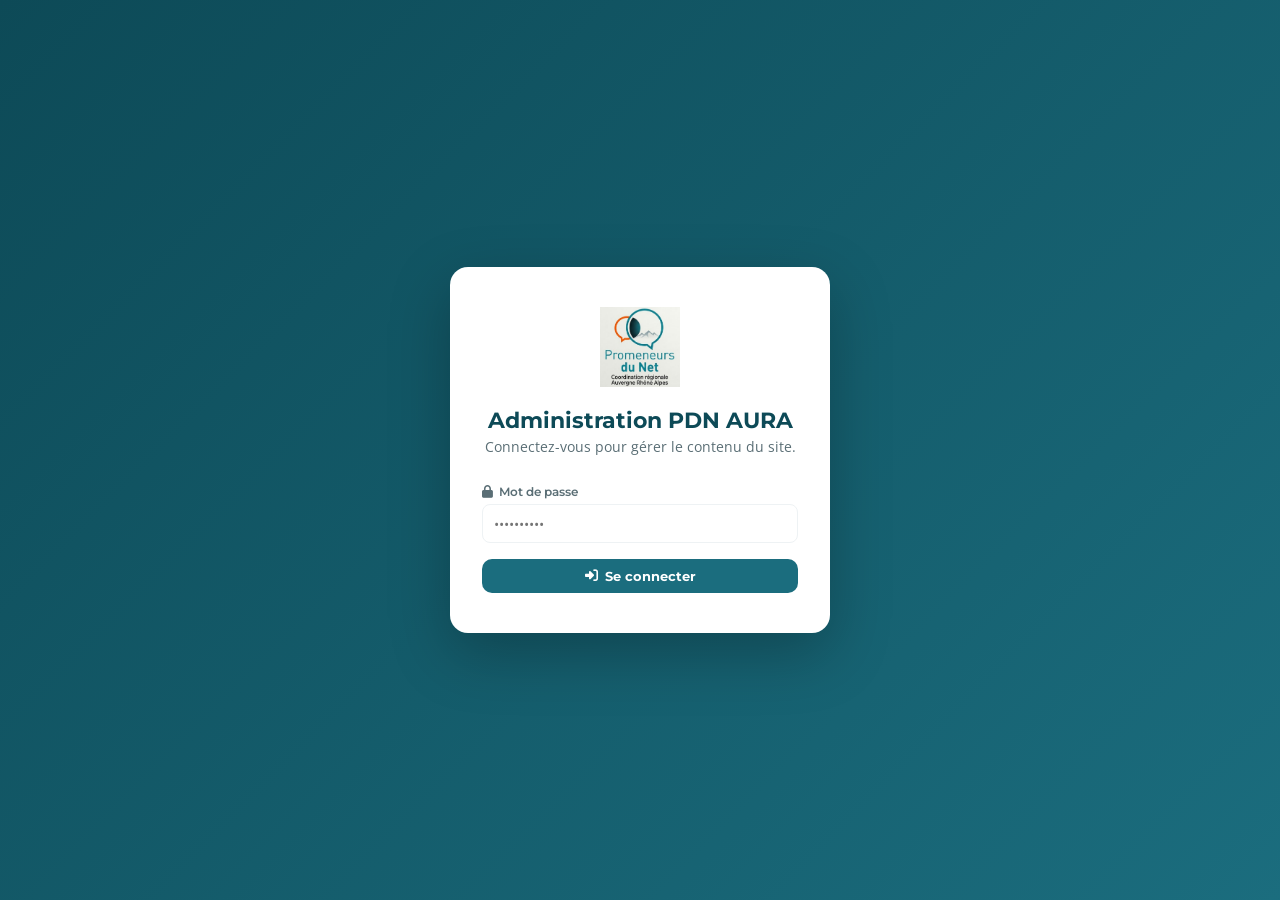
<file: admin.html>
<!DOCTYPE html>
<html lang="fr">
<head>
  <meta charset="UTF-8">
  <meta name="viewport" content="width=device-width, initial-scale=1.0">
  <title>Administration – PDN AURA 2026</title>
  <link rel="icon" type="image/png" href="assets/logo.png">
  <link rel="preconnect" href="https://fonts.googleapis.com">
  <link href="https://fonts.googleapis.com/css2?family=Montserrat:wght@400;600;700&family=Open+Sans:wght@400;600&display=swap" rel="stylesheet">
  <link rel="stylesheet" href="https://cdnjs.cloudflare.com/ajax/libs/font-awesome/6.5.0/css/all.min.css">
  <style>
    :root {
      --teal:#1B6D7E;--teal-dark:#0D4A57;--teal-light:#E8F4F7;
      --orange:#E8621A;--orange-light:#FFF3EC;
      --white:#fff;--gray-50:#F8FAFB;--gray-100:#EEF2F4;--gray-600:#5A6E75;
      --text:#1A2E35;--red:#DC2626;--green:#16A34A;
      --font-h:'Montserrat',sans-serif;--font-b:'Open Sans',sans-serif;
      --radius:10px;--shadow:0 2px 12px rgba(27,109,126,0.12);
    }
    *,*::before,*::after{box-sizing:border-box;margin:0;padding:0;}
    body{font-family:var(--font-b);color:var(--text);background:var(--gray-50);min-height:100vh;}
    h1,h2,h3{font-family:var(--font-h);}
    p{margin-bottom:.75rem;}p:last-child{margin-bottom:0;}a{color:inherit;text-decoration:none;}

    /* LOGIN */
    .login-page{min-height:100vh;display:flex;align-items:center;justify-content:center;background:linear-gradient(135deg,var(--teal-dark),var(--teal));}
    .login-box{background:var(--white);border-radius:18px;padding:2.5rem 2rem;width:100%;max-width:380px;box-shadow:0 20px 60px rgba(0,0,0,.25);text-align:center;}
    .login-box img{height:80px;width:auto;margin:0 auto 1.25rem;display:block;}
    .login-box h1{font-size:1.35rem;color:var(--teal-dark);margin-bottom:.25rem;}
    .login-sub{color:var(--gray-600);font-size:.85rem;margin-bottom:1.75rem;}
    .login-err{background:#FEF2F2;color:var(--red);border-radius:8px;padding:.7rem 1rem;font-size:.85rem;margin-top:.75rem;display:none;}

    /* FORMS */
    .form-group{margin-bottom:1rem;text-align:left;}
    label{font-size:.78rem;font-weight:600;color:var(--gray-600);font-family:var(--font-h);display:block;margin-bottom:.3rem;}
    input[type=text],input[type=url],input[type=password],textarea,select{
      width:100%;padding:9px 11px;border:1.5px solid var(--gray-100);
      border-radius:8px;font-family:var(--font-b);font-size:.88rem;color:var(--text);
      transition:border-color .18s;background:var(--white);}
    input:focus,textarea:focus{outline:none;border-color:var(--teal);}
    textarea{resize:vertical;min-height:72px;}

    /* BUTTONS */
    .btn{display:inline-flex;align-items:center;gap:7px;font-family:var(--font-h);font-size:.82rem;font-weight:700;padding:9px 18px;border-radius:var(--radius);transition:all .18s;cursor:pointer;border:none;white-space:nowrap;}
    .btn--teal{background:var(--teal);color:var(--white);}.btn--teal:hover{background:var(--teal-dark);}
    .btn--orange{background:var(--orange);color:var(--white);}.btn--orange:hover{background:#c44e0e;}
    .btn--outline{background:transparent;color:var(--teal);border:2px solid var(--teal);}.btn--outline:hover{background:var(--teal);color:var(--white);}
    .btn--sm{padding:6px 12px;font-size:.76rem;}
    .btn--red{background:transparent;color:var(--red);border:1.5px solid rgba(220,38,38,.4);}.btn--red:hover{background:var(--red);color:var(--white);}
    .btn--amber{background:transparent;color:#D97706;border:1.5px solid rgba(217,119,6,.4);}.btn--amber:hover{background:#D97706;color:var(--white);}
    .btn--full{width:100%;justify-content:center;}

    /* LAYOUT */
    .admin-wrap{display:grid;grid-template-columns:230px 1fr;min-height:100vh;}

    /* SIDEBAR */
    .sidebar{background:var(--teal-dark);color:var(--white);padding:1.5rem 0;position:sticky;top:0;height:100vh;display:flex;flex-direction:column;}
    .sidebar__brand{display:flex;align-items:center;gap:10px;padding:0 1.25rem 1.25rem;border-bottom:1px solid rgba(255,255,255,.1);}
    .sidebar__brand img{height:46px;width:auto;}
    .sidebar__brand-text{font-family:var(--font-h);font-size:.82rem;font-weight:700;line-height:1.3;}
    .sidebar__brand-sub{font-size:.62rem;opacity:.5;display:block;}
    .sidebar__nav{padding:1rem 0;flex:1;}
    .sidebar__nav a{display:flex;align-items:center;gap:10px;padding:.65rem 1.25rem;color:rgba(255,255,255,.72);font-family:var(--font-h);font-size:.82rem;font-weight:600;transition:all .18s;border-left:3px solid transparent;cursor:pointer;}
    .sidebar__nav a:hover,.sidebar__nav a.active{color:var(--white);background:rgba(255,255,255,.07);border-left-color:var(--orange);}
    .sidebar__nav a i{width:16px;text-align:center;}
    .sidebar__footer{padding:1rem 1.25rem;border-top:1px solid rgba(255,255,255,.1);}
    .sidebar__footer a{display:flex;align-items:center;gap:8px;color:rgba(255,255,255,.55);font-size:.8rem;transition:color .18s;}
    .sidebar__footer a:hover{color:var(--white);}

    /* MAIN */
    .main{padding:2rem;overflow-y:auto;}
    .main__header{margin-bottom:1.75rem;}
    .main__header h2{color:var(--teal-dark);font-size:1.4rem;}
    .main__header p{color:var(--gray-600);font-size:.88rem;margin-top:.25rem;margin-bottom:0;}

    /* SAVE BAR */
    .save-bar{background:var(--white);border-radius:var(--radius);padding:.9rem 1.25rem;box-shadow:var(--shadow);margin-bottom:1.75rem;display:flex;align-items:center;gap:.75rem;}
    .save-indicator{display:inline-flex;align-items:center;gap:6px;font-family:var(--font-h);font-size:.78rem;font-weight:700;padding:4px 12px;border-radius:100px;}
    .si--idle{background:var(--gray-100);color:var(--gray-600);}
    .si--saving{background:#FEF9C3;color:#A16207;}
    .si--ok{background:#DCFCE7;color:var(--green);}
    .si--err{background:#FEF2F2;color:var(--red);}
    .save-bar p{font-size:.8rem;color:var(--gray-600);margin:0;flex:1;}

    /* PANEL */
    .panel{display:none;}.panel.active{display:block;}

    /* ADD FORM */
    .add-form{background:var(--white);border-radius:var(--radius);padding:1.5rem;box-shadow:var(--shadow);margin-bottom:1.75rem;}
    .add-form h3{font-size:.95rem;color:var(--teal-dark);margin-bottom:1.1rem;display:flex;align-items:center;gap:8px;}
    .add-form h3 i{color:var(--teal);}
    .form-row{display:grid;grid-template-columns:1fr 1fr;gap:1rem;}
    .form-tabs{display:flex;gap:0;border-bottom:2px solid var(--gray-100);margin-bottom:1.25rem;}
    .form-tab{padding:.5rem 1rem;font-family:var(--font-h);font-size:.78rem;font-weight:700;cursor:pointer;border:none;background:none;color:var(--gray-600);border-bottom:2px solid transparent;margin-bottom:-2px;transition:all .18s;}
    .form-tab.active{color:var(--teal);border-bottom-color:var(--teal);}
    .tab-panel{display:none;}.tab-panel.active{display:block;}

    /* DROP ZONE */
    .drop-zone{border:2px dashed var(--gray-100);border-radius:var(--radius);padding:2rem;text-align:center;cursor:pointer;transition:all .18s;background:var(--gray-50);}
    .drop-zone:hover,.drop-zone.dragover{border-color:var(--teal);background:var(--teal-light);}
    .drop-zone i{font-size:2rem;color:var(--teal-light);display:block;margin-bottom:.75rem;}
    .drop-zone p{font-size:.85rem;color:var(--gray-600);margin:0;}
    .drop-zone small{color:var(--gray-600);}
    .file-preview{display:flex;align-items:center;gap:1rem;margin-top:1rem;padding:1rem;background:var(--teal-light);border-radius:8px;}
    .file-preview img{width:80px;height:60px;object-fit:cover;border-radius:6px;}
    .file-preview .info{flex:1;}
    .file-preview .info strong{display:block;font-size:.85rem;color:var(--teal-dark);}
    .file-preview .info span{font-size:.75rem;color:var(--gray-600);}
    .upload-progress{margin-top:1rem;height:6px;background:var(--gray-100);border-radius:3px;overflow:hidden;display:none;}
    .upload-progress__bar{height:100%;background:var(--teal);border-radius:3px;transition:width .3s;width:0;}

    /* ITEMS */
    .items-list{display:flex;flex-direction:column;gap:.75rem;}
    .item-card{background:var(--white);border-radius:var(--radius);padding:1rem 1.25rem;box-shadow:var(--shadow);display:flex;align-items:center;gap:1rem;}
    .item-card__thumb{width:80px;height:60px;border-radius:8px;flex-shrink:0;background:var(--teal-light);overflow:hidden;position:relative;}
    .item-card__thumb img{width:100%;height:100%;object-fit:cover;}
    .item-card__thumb .no-img{position:absolute;inset:0;display:flex;align-items:center;justify-content:center;color:var(--teal-light);font-size:1.6rem;}
    .item-card__body{flex:1;min-width:0;}
    .item-card__body strong{font-family:var(--font-h);font-size:.9rem;color:var(--text);display:block;margin-bottom:.15rem;}
    .item-card__body span{font-size:.76rem;color:var(--gray-600);overflow:hidden;text-overflow:ellipsis;white-space:nowrap;display:block;}
    .item-card__badge{font-size:.65rem;font-weight:700;font-family:var(--font-h);background:var(--teal-light);color:var(--teal);padding:2px 8px;border-radius:100px;display:inline-block;margin-top:.2rem;}
    .item-card__actions{display:flex;gap:.4rem;flex-shrink:0;}
    .items-empty{text-align:center;padding:2.5rem;color:var(--gray-600);background:var(--white);border-radius:var(--radius);box-shadow:var(--shadow);}
    .items-empty i{font-size:2rem;color:var(--teal-light);display:block;margin-bottom:.5rem;}

    /* REPLACE MODAL */
    .modal-overlay{position:fixed;inset:0;background:rgba(0,0,0,.55);z-index:9100;display:none;align-items:center;justify-content:center;}
    .modal-overlay.open{display:flex;}
    .modal-box{background:var(--white);border-radius:16px;padding:1.75rem;max-width:480px;width:100%;margin:1rem;box-shadow:0 20px 60px rgba(0,0,0,.3);}
    .modal-box h3{color:var(--teal-dark);margin-bottom:1.25rem;}

    /* INFO BOX */
    .info-box{border-radius:var(--radius);padding:1rem 1.25rem;margin-bottom:1.5rem;font-size:.84rem;line-height:1.6;}
    .info-box--green{background:#DCFCE7;border-left:4px solid var(--green);color:#166534;}
    .info-box--orange{background:var(--orange-light);border-left:4px solid var(--orange);color:#7C2D12;}
    .info-box h4{margin-bottom:.35rem;font-family:var(--font-h);}
    .info-box code{font-size:.82rem;background:rgba(0,0,0,.08);padding:1px 5px;border-radius:3px;}

    /* TOAST */
    .toast{position:fixed;bottom:2rem;right:2rem;z-index:9999;background:var(--teal-dark);color:var(--white);padding:.9rem 1.4rem;border-radius:var(--radius);font-family:var(--font-h);font-size:.85rem;font-weight:600;box-shadow:0 8px 30px rgba(0,0,0,.3);display:none;align-items:center;gap:10px;max-width:360px;}
    .toast.show{display:flex;}.toast--err{background:var(--red);}.toast--ok{background:var(--green);}

    @media(max-width:768px){.admin-wrap{grid-template-columns:1fr;}.sidebar{position:relative;height:auto;}.form-row{grid-template-columns:1fr;}}
  </style>
</head>
<body>

<!-- LOGIN -->
<div id="loginPage" class="login-page">
  <div class="login-box">
    <img src="assets/logo.png" alt="PDN AURA" onerror="this.style.display='none'">
    <h1>Administration PDN AURA</h1>
    <p class="login-sub">Connectez-vous pour gérer le contenu du site.</p>
    <div class="form-group">
      <label><i class="fas fa-lock"></i>&nbsp; Mot de passe</label>
      <input type="password" id="loginPwd" placeholder="••••••••••" onkeydown="if(event.key==='Enter')doLogin()">
    </div>
    <button class="btn btn--teal btn--full" onclick="doLogin()"><i class="fas fa-sign-in-alt"></i> Se connecter</button>
    <div class="login-err" id="loginErr">Mot de passe incorrect.</div>
  </div>
</div>

<!-- REPLACE MODAL -->
<div class="modal-overlay" id="replaceModal">
  <div class="modal-box">
    <h3><i class="fas fa-arrows-rotate" style="color:var(--orange);margin-right:8px;"></i>Remplacer la photo</h3>
    <input type="hidden" id="replaceIndex">
    <div class="form-tabs">
      <button class="form-tab active" onclick="switchReplaceTab('file')">Importer un fichier</button>
      <button class="form-tab" onclick="switchReplaceTab('url')">Entrer une URL</button>
    </div>
    <div id="replace-tab-file" class="tab-panel active">
      <div class="drop-zone" onclick="document.getElementById('replaceFileInput').click()">
        <i class="fas fa-cloud-upload-alt"></i>
        <p>Cliquez pour choisir une image</p>
        <input type="file" id="replaceFileInput" accept="image/*" style="display:none" onchange="handleReplaceFile(this)">
      </div>
      <div id="replaceFilePreview"></div>
      <div class="upload-progress" id="replaceProgress"><div class="upload-progress__bar" id="replaceProgressBar"></div></div>
    </div>
    <div id="replace-tab-url" class="tab-panel">
      <div class="form-group" style="margin-top:.75rem;">
        <label>Nouvelle URL de l'image</label>
        <input type="url" id="replaceUrlInput" placeholder="https://...">
      </div>
    </div>
    <div class="form-group" style="margin-top:1rem;">
      <label>Nouvelle légende (optionnel)</label>
      <input type="text" id="replaceCaptionInput" placeholder="Description...">
    </div>
    <div style="display:flex;gap:.75rem;margin-top:1.25rem;">
      <button class="btn btn--orange" style="flex:1;" onclick="confirmReplace()"><i class="fas fa-check"></i> Remplacer</button>
      <button class="btn btn--outline" onclick="closeReplaceModal()">Annuler</button>
    </div>
  </div>
</div>

<!-- EDIT PARTNER MODAL -->
<div class="modal-overlay" id="editPartnerModal">
  <div class="modal-box">
    <h3><i class="fas fa-pencil" style="color:var(--teal);margin-right:8px;"></i>Modifier le partenaire</h3>
    <input type="hidden" id="editPartnerIndex">
    <div class="form-row">
      <div class="form-group">
        <label>Nom court *</label>
        <input type="text" id="editPartnerName" placeholder="CNAF">
      </div>
      <div class="form-group">
        <label>Nom complet</label>
        <input type="text" id="editPartnerFullName" placeholder="Caisse Nationale...">
      </div>
    </div>
    <div class="form-group">
      <label>URL du site</label>
      <input type="url" id="editPartnerUrl" placeholder="https://...">
    </div>
    <div class="form-group">
      <label>URL du logo</label>
      <input type="url" id="editPartnerLogoUrl" placeholder="https://...logo.png">
    </div>
    <div class="form-group">
      <label>Ou remplacer le logo par un fichier</label>
      <div class="drop-zone" onclick="document.getElementById('editPartnerLogoFile').click()" style="padding:1.25rem;">
        <i class="fas fa-image"></i>
        <p>Cliquez pour choisir un fichier logo (PNG recommandé)</p>
        <input type="file" id="editPartnerLogoFile" accept="image/*" style="display:none" onchange="handleEditPartnerLogoFile(this)">
      </div>
      <div id="editPartnerLogoPreview"></div>
    </div>
    <div style="display:flex;gap:.75rem;margin-top:1.25rem;">
      <button class="btn btn--teal" style="flex:1;" onclick="confirmEditPartner()"><i class="fas fa-check"></i> Enregistrer</button>
      <button class="btn btn--outline" onclick="document.getElementById('editPartnerModal').classList.remove('open')">Annuler</button>
    </div>
  </div>
</div>

<!-- EDIT PHOTO MODAL -->
<div class="modal-overlay" id="editPhotoModal">
  <div class="modal-box">
    <h3><i class="fas fa-pencil" style="color:var(--teal);margin-right:8px;"></i>Modifier les informations</h3>
    <input type="hidden" id="editPhotoIndex">
    <div class="form-group">
      <label>Titre de la photo</label>
      <input type="text" id="editPhotoTitle" placeholder="Titre affiché dans la galerie...">
    </div>
    <div class="form-group">
      <label>Description</label>
      <textarea id="editPhotoDescription" placeholder="Description détaillée (visible en survol)..." rows="3"></textarea>
    </div>
    <div class="form-group">
      <label>Légende courte (overlay)</label>
      <input type="text" id="editPhotoCaption" placeholder="Texte bref affiché en bas de photo...">
    </div>
    <div style="display:flex;gap:.75rem;margin-top:1.25rem;">
      <button class="btn btn--teal" style="flex:1;" onclick="confirmEditPhoto()"><i class="fas fa-check"></i> Enregistrer</button>
      <button class="btn btn--outline" onclick="document.getElementById('editPhotoModal').classList.remove('open')">Annuler</button>
    </div>
  </div>
</div>

<!-- ADMIN PANEL -->
<div id="adminPanel" class="admin-wrap" style="display:none;">

  <aside class="sidebar">
    <div class="sidebar__brand">
      <img src="assets/logo.png" alt="PDN" onerror="this.style.display='none'">
      <div>
        <div class="sidebar__brand-text">PDN AURA</div>
        <span class="sidebar__brand-sub">Administration</span>
      </div>
    </div>
    <nav class="sidebar__nav">
      <a onclick="showPanel('photos')" id="tab-photos" class="active"><i class="fas fa-camera"></i> Photos</a>
      <a onclick="showPanel('videos')" id="tab-videos"><i class="fas fa-video"></i> Vidéos</a>
      <a onclick="showPanel('resources')" id="tab-resources"><i class="fas fa-link"></i> Ressources</a>
      <a onclick="showPanel('partners')" id="tab-partners"><i class="fas fa-handshake"></i> Partenaires</a>
      <a onclick="showPanel('settings')" id="tab-settings"><i class="fas fa-gear"></i> Paramètres</a>
    </nav>
    <div class="sidebar__footer">
      <a href="index.html" target="_blank"><i class="fas fa-arrow-up-right-from-square"></i> Voir le site</a>
    </div>
  </aside>

  <main class="main">

    <!-- SAVE BAR -->
    <div class="save-bar">
      <p><i class="fas fa-bolt" style="color:var(--teal);margin-right:5px;"></i>Modifications <strong>publiées automatiquement</strong> dès qu'elles sont effectuées.</p>
      <span class="save-indicator si--idle" id="saveIndicator"><i class="fas fa-cloud"></i> Prêt</span>
    </div>

    <!-- PHOTOS PANEL -->
    <div id="panel-photos" class="panel active">
      <div class="main__header">
        <h2><i class="fas fa-camera" style="color:var(--teal);margin-right:.5rem;"></i>Galerie photos</h2>
        <p>Importez des photos depuis votre ordinateur ou ajoutez des liens d'images.</p>
      </div>
      <div class="add-form">
        <h3><i class="fas fa-plus-circle"></i> Ajouter une photo</h3>
        <div class="form-tabs">
          <button class="form-tab active" id="tab-add-file" onclick="switchAddTab('file')">Importer un fichier</button>
          <button class="form-tab" id="tab-add-url" onclick="switchAddTab('url')">Entrer une URL</button>
        </div>
        <div id="add-tab-file" class="tab-panel active">
          <div class="drop-zone" id="photoDropZone"
               ondragover="event.preventDefault();this.classList.add('dragover')"
               ondragleave="this.classList.remove('dragover')"
               ondrop="handleDrop(event)"
               onclick="document.getElementById('photoFileInput').click()">
            <i class="fas fa-cloud-upload-alt"></i>
            <p>Cliquez ou glissez-déposez vos photos ici<br>
            <small>JPG, PNG, WEBP – Redimensionnement automatique 1920px</small></p>
            <input type="file" id="photoFileInput" accept="image/*" multiple style="display:none" onchange="handleFileSelect(this)">
          </div>
          <div id="photoFilePreview"></div>
          <div class="upload-progress" id="uploadProgress"><div class="upload-progress__bar" id="uploadProgressBar"></div></div>
          <div class="form-group" style="margin-top:1rem;">
            <label>Légende (optionnel)</label>
            <input type="text" id="photoCaptionFile" placeholder="Description des photos...">
          </div>
          <button class="btn btn--teal" id="uploadBtn" onclick="uploadSelectedFiles()" style="display:none;"><i class="fas fa-upload"></i> Importer</button>
        </div>
        <div id="add-tab-url" class="tab-panel">
          <div class="form-group">
            <label>URL de l'image *</label>
            <input type="url" id="photoUrl" placeholder="https://exemple.com/photo.jpg">
          </div>
          <div class="form-group">
            <label>Légende (optionnel)</label>
            <input type="text" id="photoCaption" placeholder="Description...">
          </div>
          <button class="btn btn--teal" onclick="addPhotoUrl()"><i class="fas fa-plus"></i> Ajouter</button>
        </div>
      </div>
      <div id="photoList" class="items-list"></div>
    </div>

    <!-- VIDEOS PANEL -->
    <div id="panel-videos" class="panel">
      <div class="main__header">
        <h2><i class="fas fa-video" style="color:var(--teal);margin-right:.5rem;"></i>Vidéos YouTube</h2>
        <p>Ajoutez des vidéos YouTube en collant l'URL.</p>
      </div>
      <div class="add-form">
        <h3><i class="fas fa-plus-circle"></i> Ajouter une vidéo</h3>
        <div class="form-group">
          <label>URL ou identifiant YouTube *</label>
          <input type="text" id="videoUrl" placeholder="https://youtu.be/XXXXXXXXXXX">
        </div>
        <div class="form-row">
          <div class="form-group">
            <label>Titre *</label>
            <input type="text" id="videoTitle" placeholder="Titre de la vidéo">
          </div>
          <div class="form-group">
            <label>Description</label>
            <input type="text" id="videoDesc" placeholder="Courte description...">
          </div>
        </div>
        <button class="btn btn--teal" onclick="addVideo()"><i class="fas fa-plus"></i> Ajouter</button>
      </div>
      <div id="videoList" class="items-list"></div>
    </div>

    <!-- RESOURCES PANEL -->
    <div id="panel-resources" class="panel">
      <div class="main__header">
        <h2><i class="fas fa-link" style="color:var(--teal);margin-right:.5rem;"></i>Ressources &amp; liens</h2>
        <p>Ajoutez les liens et ressources partagés lors de la journée.</p>
      </div>
      <div class="add-form">
        <h3><i class="fas fa-plus-circle"></i> Ajouter une ressource</h3>
        <div class="form-row">
          <div class="form-group">
            <label>Titre *</label>
            <input type="text" id="resTitle" placeholder="Nom de la ressource">
          </div>
          <div class="form-group">
            <label>URL *</label>
            <input type="url" id="resUrl" placeholder="https://...">
          </div>
        </div>
        <div class="form-row">
          <div class="form-group">
            <label>Description</label>
            <input type="text" id="resDesc" placeholder="Brève description...">
          </div>
          <div class="form-group">
            <label>Catégorie</label>
            <input type="text" id="resCat" placeholder="ex : Dispositif PDN, Numérique…">
          </div>
        </div>
        <button class="btn btn--teal" onclick="addResource()"><i class="fas fa-plus"></i> Ajouter</button>
      </div>
      <div id="resourceList" class="items-list"></div>
    </div>

    <!-- PARTNERS PANEL -->
    <div id="panel-partners" class="panel">
      <div class="main__header">
        <h2><i class="fas fa-handshake" style="color:var(--teal);margin-right:.5rem;"></i>Logos partenaires</h2>
        <p>Les partenaires s'affichent en bas de chaque page du site. Ajoutez un logo ou une URL d'image.</p>
      </div>
      <div class="add-form">
        <h3><i class="fas fa-plus-circle"></i> Ajouter un partenaire</h3>
        <div class="form-row">
          <div class="form-group">
            <label>Nom court * (ex&nbsp;: CNAF)</label>
            <input type="text" id="partnerName" placeholder="CNAF">
          </div>
          <div class="form-group">
            <label>Nom complet</label>
            <input type="text" id="partnerFullName" placeholder="Caisse Nationale des Allocations Familiales">
          </div>
        </div>
        <div class="form-row">
          <div class="form-group">
            <label>URL du site</label>
            <input type="url" id="partnerUrl" placeholder="https://www.cnaf.fr">
          </div>
          <div class="form-group">
            <label>URL du logo (optionnel)</label>
            <input type="url" id="partnerLogoUrl" placeholder="https://...logo.png">
          </div>
        </div>
        <div class="form-group">
          <label>Ou importer un fichier logo</label>
          <div class="drop-zone" onclick="document.getElementById('partnerLogoFile').click()" style="padding:1.25rem;">
            <i class="fas fa-image"></i>
            <p>Cliquez pour choisir un fichier logo (PNG recommandé)</p>
            <input type="file" id="partnerLogoFile" accept="image/*" style="display:none" onchange="handlePartnerLogoFile(this)">
          </div>
          <div id="partnerLogoPreview"></div>
        </div>
        <button class="btn btn--teal" onclick="addPartner()"><i class="fas fa-plus"></i> Ajouter le partenaire</button>
      </div>
      <div id="partnerList" class="items-list"></div>
    </div>

    <!-- SETTINGS PANEL -->
    <div id="panel-settings" class="panel">
      <div class="main__header">
        <h2><i class="fas fa-gear" style="color:var(--teal);margin-right:.5rem;"></i>Paramètres</h2>
        <p>Logo du site et mot de passe d'accès.</p>
      </div>

      <!-- Sécurité info -->
      <div class="info-box info-box--green">
        <h4><i class="fas fa-shield-halved"></i> Authentification sécurisée</h4>
        Le token GitHub est configuré côté serveur (Netlify) et n'est <strong>jamais visible</strong> dans le navigateur.
        Les coordinateurs n'ont besoin que du <strong>mot de passe</strong> pour accéder à l'administration.
        Le mot de passe se modifie dans les variables d'environnement Netlify (<code>ADMIN_PASSWORD</code>).
      </div>

      <!-- Logo -->
      <div class="add-form">
        <h3><i class="fas fa-image"></i> Logo du site</h3>
        <p style="font-size:.84rem;color:var(--gray-600);margin-bottom:1rem;">Importez un nouveau logo (PNG recommandé). Il sera utilisé dans la navigation, le footer et l'onglet du navigateur.</p>
        <div class="drop-zone" onclick="document.getElementById('logoFileInput').click()">
          <i class="fas fa-image"></i>
          <p>Cliquez pour choisir un fichier logo</p>
          <input type="file" id="logoFileInput" accept="image/*" style="display:none" onchange="handleLogoSelect(this)">
        </div>
        <div id="logoPreview"></div>
        <div class="upload-progress" id="logoProgress" style="margin-top:1rem;"><div class="upload-progress__bar" id="logoProgressBar"></div></div>
        <button class="btn btn--orange" id="logoUploadBtn" style="display:none;margin-top:1rem;" onclick="uploadLogo()"><i class="fas fa-upload"></i> Mettre à jour le logo</button>
      </div>

      <!-- Déconnexion -->
      <div class="add-form">
        <h3><i class="fas fa-right-from-bracket"></i> Session</h3>
        <p style="font-size:.84rem;color:var(--gray-600);">Déconnectez-vous de l'interface d'administration sur cet appareil.</p>
        <button class="btn btn--outline" onclick="logout()"><i class="fas fa-right-from-bracket"></i> Se déconnecter</button>
      </div>
    </div>

  </main>
</div>

<div class="toast" id="toast"></div>

<script>
/* ══════════════════════════════════════════
   CONFIG
══════════════════════════════════════════ */
const GH_PAGES_BASE = 'https://stephaneleprince-dotcom.github.io/pdn-aura-2026';
// Le proxy Netlify fait le lien avec GitHub. URL relative = fonctionne sur Netlify.
const PROXY_URL = '/.netlify/functions/proxy';

/* ══════════════════════════════════════════
   AUTH – mot de passe stocké en sessionStorage
══════════════════════════════════════════ */
function getStoredPwd() { return sessionStorage.getItem('adminPwd') || ''; }
function storePwd(p)    { sessionStorage.setItem('adminPwd', p); }

function doLogin() {
  const pwd = document.getElementById('loginPwd').value;
  if (!pwd) return;
  // Stocke le mot de passe et affiche l'admin ;
  // la vraie validation se fait côté serveur au premier appel proxy.
  storePwd(pwd);
  document.getElementById('loginPage').style.display = 'none';
  document.getElementById('adminPanel').style.display = 'grid';
  init();
}

function logout() {
  sessionStorage.removeItem('adminPwd');
  location.reload();
}

/* ══════════════════════════════════════════
   PROXY (remplace les appels GitHub directs)
══════════════════════════════════════════ */
async function proxyRequest(action, path, payload) {
  const r = await fetch(PROXY_URL, {
    method: 'POST',
    headers: { 'Content-Type': 'application/json' },
    body: JSON.stringify({ password: getStoredPwd(), action, path, payload })
  });
  const data = await r.json();
  if (r.status === 401) {
    showToast('Session expirée. Reconnectez-vous.', 'err');
    setTimeout(logout, 2000);
    throw new Error('Unauthorized');
  }
  if (!r.ok) throw new Error(data.error || `Erreur ${r.status}`);
  return data;
}

/* ══════════════════════════════════════════
   AUTO-SAVE
══════════════════════════════════════════ */
async function autoSave() {
  setSI('saving');
  try {
    let sha = null;
    try { const f = await proxyRequest('get', 'data/content.json'); sha = f.sha; } catch(e) { if (e.message !== 'Unauthorized') {} }
    const content = btoa(unescape(encodeURIComponent(JSON.stringify(data, null, 2))));
    await proxyRequest('put', 'data/content.json', { message: 'Mise à jour contenu admin', content, sha });
    setSI('ok');
  } catch(e) {
    setSI('err');
    if (e.message !== 'Unauthorized') showToast('Erreur : ' + e.message, 'err');
    throw e;
  }
}

function setSI(state) {
  const el = document.getElementById('saveIndicator');
  const labels = { idle:'<i class="fas fa-cloud"></i> Prêt', saving:'<i class="fas fa-spinner fa-spin"></i> Enregistrement…', ok:'<i class="fas fa-check-circle"></i> Enregistré', err:'<i class="fas fa-times-circle"></i> Erreur' };
  el.className = 'save-indicator si--' + state;
  el.innerHTML = labels[state];
  if (state === 'ok') setTimeout(() => setSI('idle'), 4000);
}

/* ══════════════════════════════════════════
   IMAGE HELPERS
══════════════════════════════════════════ */
function resizeImage(file, maxW = 1920) {
  return new Promise(res => {
    const reader = new FileReader();
    reader.onload = e => {
      const img = new Image();
      img.onload = () => {
        let { width: w, height: h } = img;
        if (w > maxW) { h = Math.round(h * maxW / w); w = maxW; }
        const c = document.createElement('canvas');
        c.width = w; c.height = h;
        c.getContext('2d').drawImage(img, 0, 0, w, h);
        c.toBlob(res, 'image/jpeg', 0.85);
      };
      img.src = e.target.result;
    };
    reader.readAsDataURL(file);
  });
}

function blobToBase64(blob) {
  return new Promise((res, rej) => {
    const r = new FileReader();
    r.onload = () => res(r.result.split(',')[1]);
    r.onerror = rej;
    r.readAsDataURL(blob);
  });
}

async function uploadImageFile(blob, filename, barId, wrapId) {
  if (wrapId) document.getElementById(wrapId).style.display = 'block';
  const base64 = await blobToBase64(blob);
  if (barId) document.getElementById(barId).style.width = '40%';

  const path = `assets/uploads/${filename}`;
  let sha = null;
  try { const f = await proxyRequest('get', path); sha = f.sha; } catch(e) {}
  if (barId) document.getElementById(barId).style.width = '70%';

  const response = await proxyRequest('put', path, { message: `Upload: ${filename}`, content: base64, sha });
  if (barId) { document.getElementById(barId).style.width = '100%'; setTimeout(() => { if (wrapId) document.getElementById(wrapId).style.display = 'none'; }, 500); }
  return response.content?.download_url || `${GH_PAGES_BASE}/assets/uploads/${filename}`;
}

/* ══════════════════════════════════════════
   STATE & INIT
══════════════════════════════════════════ */
let data = { gallery: [], videos: [], resources: [], partners: [] };
let partnerLogoFile = null;
let editPartnerLogoFile = null;
let selectedFiles = [];
let logoFile = null;
let replaceUploadFile = null;

async function init() {
  try {
    const r = await fetch('./data/content.json?t=' + Date.now());
    if (r.ok) data = await r.json();
  } catch(e) {}
  data.gallery   = data.gallery   || [];
  data.videos    = data.videos    || [];
  data.resources = data.resources || [];
  data.partners  = data.partners  || [];
  renderAll();
}

/* ══════════════════════════════════════════
   PANELS
══════════════════════════════════════════ */
function showPanel(n) {
  document.querySelectorAll('.panel').forEach(p => p.classList.remove('active'));
  document.querySelectorAll('.sidebar__nav a').forEach(a => a.classList.remove('active'));
  document.getElementById('panel-'+n).classList.add('active');
  document.getElementById('tab-'+n).classList.add('active');
}
function switchAddTab(t) {
  ['file','url'].forEach(x => {
    document.getElementById('add-tab-'+x).classList.toggle('active', x===t);
    document.getElementById('tab-add-'+x).classList.toggle('active', x===t);
  });
}
function switchReplaceTab(t) {
  ['file','url'].forEach(x => {
    document.getElementById('replace-tab-'+x).classList.toggle('active', x===t);
    document.querySelectorAll('#replaceModal .form-tab')[x==='file'?0:1].classList.toggle('active', x===t);
  });
}

/* ══════════════════════════════════════════
   RENDER
══════════════════════════════════════════ */
function renderAll() { renderPhotos(); renderVideos(); renderResources(); renderPartners(); }

function renderPhotos() {
  const el = document.getElementById('photoList');
  if (!data.gallery.length) { el.innerHTML = '<div class="items-empty"><i class="fas fa-camera"></i><p>Aucune photo. Ajoutez-en ci-dessus.</p></div>'; return; }
  el.innerHTML = data.gallery.map((p,i) => `
    <div class="item-card">
      <div class="item-card__thumb">
        <img src="${p.url}" alt="" loading="lazy" onerror="this.style.display='none';this.nextElementSibling.style.display='flex'">
        <div class="no-img" style="display:none;"><i class="fas fa-image"></i></div>
      </div>
      <div class="item-card__body">
        <strong>${p.title || p.caption || 'Photo '+(i+1)}</strong>
        <span title="${p.url}">${p.url}</span>
        ${p.description ? `<span style="font-size:.72rem;color:var(--gray-600);margin-top:.15rem;">${p.description.substring(0,80)}${p.description.length>80?'…':''}</span>` : ''}
      </div>
      <div class="item-card__actions">
        <button class="btn btn--outline btn--sm" onclick="openEditPhotoModal(${i})" title="Modifier titre/description"><i class="fas fa-pencil"></i></button>
        <button class="btn btn--amber btn--sm" onclick="openReplaceModal(${i})"><i class="fas fa-arrows-rotate"></i> Remplacer</button>
        <button class="btn btn--red btn--sm" onclick="removePhoto(${i})"><i class="fas fa-trash"></i></button>
      </div>
    </div>`).join('');
}

function renderVideos() {
  const el = document.getElementById('videoList');
  if (!data.videos.length) { el.innerHTML = '<div class="items-empty"><i class="fas fa-video"></i><p>Aucune vidéo pour l\'instant.</p></div>'; return; }
  el.innerHTML = data.videos.map((v,i) => `
    <div class="item-card">
      <div class="item-card__thumb">
        <img src="https://img.youtube.com/vi/${v.youtubeId}/mqdefault.jpg" alt="" style="width:100%;height:100%;object-fit:cover;">
      </div>
      <div class="item-card__body">
        <strong>${v.title}</strong>
        <span>${v.youtubeId}</span>
        ${v.description?`<span>${v.description}</span>`:''}
      </div>
      <div class="item-card__actions">
        <a href="https://youtu.be/${v.youtubeId}" target="_blank" class="btn btn--outline btn--sm"><i class="fas fa-eye"></i></a>
        <button class="btn btn--red btn--sm" onclick="removeVideo(${i})"><i class="fas fa-trash"></i></button>
      </div>
    </div>`).join('');
}

function renderResources() {
  const el = document.getElementById('resourceList');
  if (!data.resources.length) { el.innerHTML = '<div class="items-empty"><i class="fas fa-link"></i><p>Aucune ressource pour l\'instant.</p></div>'; return; }
  el.innerHTML = data.resources.map((r,i) => `
    <div class="item-card">
      <div class="item-card__body">
        <strong>${r.title}</strong>
        <span>${r.url}</span>
        ${r.category?`<span class="item-card__badge">${r.category}</span>`:''}
      </div>
      <div class="item-card__actions">
        <a href="${r.url}" target="_blank" class="btn btn--outline btn--sm"><i class="fas fa-eye"></i></a>
        <button class="btn btn--red btn--sm" onclick="removeResource(${i})"><i class="fas fa-trash"></i></button>
      </div>
    </div>`).join('');
}

/* ══════════════════════════════════════════
   PHOTOS – FILE UPLOAD
══════════════════════════════════════════ */
function handleDrop(e) {
  e.preventDefault();
  document.getElementById('photoDropZone').classList.remove('dragover');
  const files = Array.from(e.dataTransfer.files).filter(f => f.type.startsWith('image/'));
  if (files.length) showFilePreview(files);
}
function handleFileSelect(input) {
  const files = Array.from(input.files);
  if (files.length) showFilePreview(files);
  input.value = '';
}
function showFilePreview(files) {
  selectedFiles = files;
  document.getElementById('photoFilePreview').innerHTML = files.map(f => {
    const url = URL.createObjectURL(f);
    return `<div class="file-preview"><img src="${url}" alt=""><div class="info"><strong>${f.name}</strong><span>${(f.size/1024/1024).toFixed(1)} Mo</span></div></div>`;
  }).join('');
  document.getElementById('uploadBtn').style.display = 'inline-flex';
}

async function uploadSelectedFiles() {
  if (!selectedFiles.length) return;
  const btn = document.getElementById('uploadBtn');
  btn.disabled = true; btn.innerHTML = '<i class="fas fa-spinner fa-spin"></i> Import…';
  document.getElementById('uploadProgress').style.display = 'block';
  const bar = document.getElementById('uploadProgressBar');
  const caption = document.getElementById('photoCaptionFile').value.trim();
  try {
    for (let i = 0; i < selectedFiles.length; i++) {
      bar.style.width = Math.round((i / selectedFiles.length) * 100) + '%';
      const blob = await resizeImage(selectedFiles[i]);
      const ts = Date.now();
      const filename = `${ts}_${i}_${selectedFiles[i].name.replace(/[^a-z0-9._-]/gi,'_').toLowerCase()}`;
      const url = await uploadImageFile(blob, filename, null, null);
      data.gallery.push({ id: String(ts+i), url, caption: caption || selectedFiles[i].name.replace(/\.[^.]+$/,'') });
    }
    bar.style.width = '100%';
    await autoSave();
    renderPhotos();
    document.getElementById('photoFilePreview').innerHTML = '';
    document.getElementById('photoCaptionFile').value = '';
    selectedFiles = [];
    document.getElementById('uploadBtn').style.display = 'none';
    showToast('Photos importées et publiées !', 'ok');
  } catch(e) {
    showToast('Erreur : ' + e.message, 'err');
  } finally {
    btn.disabled = false; btn.innerHTML = '<i class="fas fa-upload"></i> Importer';
    setTimeout(() => { document.getElementById('uploadProgress').style.display = 'none'; bar.style.width = '0'; }, 800);
  }
}

/* PHOTOS – URL */
async function addPhotoUrl() {
  const url = document.getElementById('photoUrl').value.trim();
  const cap = document.getElementById('photoCaption').value.trim();
  if (!url) { showToast('URL obligatoire.', 'err'); return; }
  data.gallery.push({ id: Date.now().toString(), url, caption: cap });
  try { await autoSave(); renderPhotos(); document.getElementById('photoUrl').value = ''; document.getElementById('photoCaption').value = ''; showToast('Photo ajoutée !', 'ok'); }
  catch(e) { data.gallery.pop(); }
}

async function removePhoto(i) {
  if (!confirm('Supprimer cette photo ?')) return;
  const removed = data.gallery.splice(i, 1);
  try { await autoSave(); renderPhotos(); showToast('Photo supprimée.', 'ok'); }
  catch(e) { data.gallery.splice(i, 0, ...removed); renderPhotos(); }
}

/* ══════════════════════════════════════════
   REPLACE MODAL
══════════════════════════════════════════ */
function openReplaceModal(i) {
  document.getElementById('replaceIndex').value = i;
  document.getElementById('replaceCaptionInput').value = data.gallery[i].caption || '';
  document.getElementById('replaceUrlInput').value = '';
  document.getElementById('replaceFilePreview').innerHTML = '';
  replaceUploadFile = null;
  document.getElementById('replaceModal').classList.add('open');
}
function closeReplaceModal() { document.getElementById('replaceModal').classList.remove('open'); }

function handleReplaceFile(input) {
  const file = input.files[0]; if (!file) return;
  replaceUploadFile = file;
  document.getElementById('replaceFilePreview').innerHTML = `<div class="file-preview"><img src="${URL.createObjectURL(file)}" alt=""><div class="info"><strong>${file.name}</strong><span>${(file.size/1024/1024).toFixed(1)} Mo</span></div></div>`;
}

async function confirmReplace() {
  const i = parseInt(document.getElementById('replaceIndex').value);
  const cap = document.getElementById('replaceCaptionInput').value.trim();
  let url = document.getElementById('replaceUrlInput').value.trim();
  if (replaceUploadFile) {
    try {
      document.getElementById('replaceProgress').style.display = 'block';
      const blob = await resizeImage(replaceUploadFile);
      const filename = `${Date.now()}_${replaceUploadFile.name.replace(/[^a-z0-9._-]/gi,'_').toLowerCase()}`;
      url = await uploadImageFile(blob, filename, 'replaceProgressBar', null);
    } catch(e) { showToast('Erreur upload : ' + e.message, 'err'); return; }
  }
  if (!url) { showToast('Choisissez un fichier ou entrez une URL.', 'err'); return; }
  const old = { ...data.gallery[i] };
  data.gallery[i] = { ...data.gallery[i], url, caption: cap || old.caption };
  try { await autoSave(); renderPhotos(); closeReplaceModal(); showToast('Photo remplacée !', 'ok'); }
  catch(e) { data.gallery[i] = old; renderPhotos(); }
}

/* ══════════════════════════════════════════
   VIDEOS
══════════════════════════════════════════ */
async function addVideo() {
  let raw = document.getElementById('videoUrl').value.trim();
  const title = document.getElementById('videoTitle').value.trim();
  const desc = document.getElementById('videoDesc').value.trim();
  if (!raw || !title) { showToast('URL et titre obligatoires.', 'err'); return; }
  let id = raw;
  const m = raw.match(/(?:youtu\.be\/|v=|embed\/)([A-Za-z0-9_-]{11})/);
  if (m) id = m[1];
  data.videos.push({ id: Date.now().toString(), youtubeId: id, embedUrl: `https://www.youtube.com/embed/${id}`, title, description: desc });
  try { await autoSave(); renderVideos(); ['videoUrl','videoTitle','videoDesc'].forEach(x => document.getElementById(x).value=''); showToast('Vidéo ajoutée !', 'ok'); }
  catch(e) { data.videos.pop(); }
}
async function removeVideo(i) {
  if (!confirm('Supprimer cette vidéo ?')) return;
  const r = data.videos.splice(i,1);
  try { await autoSave(); renderVideos(); showToast('Vidéo supprimée.', 'ok'); }
  catch(e) { data.videos.splice(i,0,...r); renderVideos(); }
}

/* ══════════════════════════════════════════
   RESOURCES
══════════════════════════════════════════ */
async function addResource() {
  const title=document.getElementById('resTitle').value.trim(), url=document.getElementById('resUrl').value.trim();
  const desc=document.getElementById('resDesc').value.trim(), cat=document.getElementById('resCat').value.trim();
  if (!title||!url) { showToast('Titre et URL obligatoires.', 'err'); return; }
  data.resources.push({ id: Date.now().toString(), title, url, description: desc, category: cat });
  try { await autoSave(); renderResources(); ['resTitle','resUrl','resDesc','resCat'].forEach(x=>document.getElementById(x).value=''); showToast('Ressource ajoutée !', 'ok'); }
  catch(e) { data.resources.pop(); }
}
async function removeResource(i) {
  if (!confirm('Supprimer cette ressource ?')) return;
  const r=data.resources.splice(i,1);
  try { await autoSave(); renderResources(); showToast('Ressource supprimée.', 'ok'); }
  catch(e) { data.resources.splice(i,0,...r); renderResources(); }
}

/* ══════════════════════════════════════════
   LOGO UPLOAD
══════════════════════════════════════════ */
function handleLogoSelect(input) {
  const file = input.files[0]; if (!file) return;
  logoFile = file;
  document.getElementById('logoPreview').innerHTML = `<div class="file-preview" style="margin-top:1rem;"><img src="${URL.createObjectURL(file)}" alt="" style="height:60px;width:auto;object-fit:contain;background:#f0f0f0;"><div class="info"><strong>${file.name}</strong></div></div>`;
  document.getElementById('logoUploadBtn').style.display = 'inline-flex';
}
async function uploadLogo() {
  if (!logoFile) return;
  const btn = document.getElementById('logoUploadBtn');
  btn.disabled = true; btn.innerHTML = '<i class="fas fa-spinner fa-spin"></i> Upload…';
  document.getElementById('logoProgress').style.display = 'block';
  try {
    const reader = new FileReader();
    const base64 = await new Promise((res,rej) => { reader.onload=()=>res(reader.result.split(',')[1]); reader.onerror=rej; reader.readAsDataURL(logoFile); });
    document.getElementById('logoProgressBar').style.width = '50%';
    let sha = null;
    try { const f = await proxyRequest('get','assets/logo.png'); sha = f.sha; } catch(e) {}
    await proxyRequest('put', 'assets/logo.png', { message: 'Mise à jour du logo', content: base64, sha });
    document.getElementById('logoProgressBar').style.width = '100%';
    showToast('Logo mis à jour ! Rechargement dans 5 s.', 'ok');
    setTimeout(() => location.reload(), 5000);
  } catch(e) {
    showToast('Erreur : ' + e.message, 'err');
  } finally {
    btn.disabled=false; btn.innerHTML='<i class="fas fa-upload"></i> Mettre à jour le logo';
  }
}

/* ══════════════════════════════════════════
   EDIT PHOTO MODAL
══════════════════════════════════════════ */
function openEditPhotoModal(i) {
  const p = data.gallery[i];
  document.getElementById('editPhotoIndex').value = i;
  document.getElementById('editPhotoTitle').value = p.title || '';
  document.getElementById('editPhotoDescription').value = p.description || '';
  document.getElementById('editPhotoCaption').value = p.caption || '';
  document.getElementById('editPhotoModal').classList.add('open');
}
async function confirmEditPhoto() {
  const i = parseInt(document.getElementById('editPhotoIndex').value);
  const title = document.getElementById('editPhotoTitle').value.trim();
  const description = document.getElementById('editPhotoDescription').value.trim();
  const caption = document.getElementById('editPhotoCaption').value.trim();
  const old = {...data.gallery[i]};
  data.gallery[i] = { ...data.gallery[i], title, description, caption };
  try {
    await autoSave();
    renderPhotos();
    document.getElementById('editPhotoModal').classList.remove('open');
    showToast('Informations mises à jour !', 'ok');
  } catch(e) { data.gallery[i] = old; renderPhotos(); }
}

/* ══════════════════════════════════════════
   PARTNERS
══════════════════════════════════════════ */
function renderPartners() {
  const el = document.getElementById('partnerList');
  if (!el) return;
  if (!data.partners.length) { el.innerHTML = '<div class="items-empty"><i class="fas fa-handshake"></i><p>Aucun partenaire. Ajoutez-en ci-dessus.</p></div>'; return; }
  el.innerHTML = data.partners.map((p,i) => `
    <div class="item-card">
      <div class="item-card__thumb">
        ${p.logoUrl
          ? `<img src="${p.logoUrl}" alt="${p.name}" style="width:100%;height:100%;object-fit:contain;padding:4px;" onerror="this.style.display='none';this.nextElementSibling.style.display='flex'">`
          : ''
        }
        <div class="no-img" style="${p.logoUrl ? 'display:none' : 'display:flex'}"><i class="fas fa-building" style="font-size:1.2rem;color:var(--teal-light);"></i></div>
      </div>
      <div class="item-card__body">
        <strong>${p.name}</strong>
        ${p.fullName ? `<span>${p.fullName}</span>` : ''}
        ${p.url ? `<span style="font-size:.72rem;">${p.url}</span>` : ''}
      </div>
      <div class="item-card__actions">
        <div style="display:flex;flex-direction:column;gap:2px;">
          <button class="btn btn--outline btn--sm" style="padding:3px 8px;" ${i===0?'disabled':''} onclick="movePartner(${i},-1)" title="Monter"><i class="fas fa-chevron-up"></i></button>
          <button class="btn btn--outline btn--sm" style="padding:3px 8px;" ${i===data.partners.length-1?'disabled':''} onclick="movePartner(${i},1)" title="Descendre"><i class="fas fa-chevron-down"></i></button>
        </div>
        <button class="btn btn--outline btn--sm" onclick="openEditPartnerModal(${i})" title="Modifier"><i class="fas fa-pencil"></i></button>
        ${p.url ? `<a href="${p.url}" target="_blank" class="btn btn--outline btn--sm" title="Voir le site"><i class="fas fa-eye"></i></a>` : ''}
        <button class="btn btn--red btn--sm" onclick="removePartner(${i})" title="Supprimer"><i class="fas fa-trash"></i></button>
      </div>
    </div>`).join('');
}

function handlePartnerLogoFile(input) {
  const file = input.files[0]; if (!file) return;
  partnerLogoFile = file;
  document.getElementById('partnerLogoPreview').innerHTML = `<div class="file-preview" style="margin-top:.75rem;"><img src="${URL.createObjectURL(file)}" alt="" style="height:48px;width:auto;object-fit:contain;background:#f0f0f0;border-radius:6px;"><div class="info"><strong>${file.name}</strong></div></div>`;
}

async function addPartner() {
  const name = document.getElementById('partnerName').value.trim();
  if (!name) { showToast('Nom court obligatoire.', 'err'); return; }
  const fullName = document.getElementById('partnerFullName').value.trim();
  const url = document.getElementById('partnerUrl').value.trim();
  let logoUrl = document.getElementById('partnerLogoUrl').value.trim();

  if (partnerLogoFile) {
    try {
      const blob = await resizeImage(partnerLogoFile, 400);
      const ts = Date.now();
      const filename = `${ts}_${partnerLogoFile.name.replace(/[^a-z0-9._-]/gi,'_').toLowerCase()}`;
      logoUrl = await uploadImageFile(blob, filename, null, null);
    } catch(e) { showToast('Erreur upload logo : ' + e.message, 'err'); return; }
  }

  data.partners.push({ id: Date.now().toString(), name, fullName, url, logoUrl });
  try {
    await autoSave(); renderPartners();
    ['partnerName','partnerFullName','partnerUrl','partnerLogoUrl'].forEach(x => document.getElementById(x).value='');
    document.getElementById('partnerLogoPreview').innerHTML = '';
    partnerLogoFile = null;
    showToast('Partenaire ajouté !', 'ok');
  } catch(e) { data.partners.pop(); }
}

async function removePartner(i) {
  if (!confirm('Supprimer ce partenaire ?')) return;
  const r = data.partners.splice(i,1);
  try { await autoSave(); renderPartners(); showToast('Partenaire supprimé.', 'ok'); }
  catch(e) { data.partners.splice(i,0,...r); renderPartners(); }
}

function openEditPartnerModal(i) {
  const p = data.partners[i];
  document.getElementById('editPartnerIndex').value = i;
  document.getElementById('editPartnerName').value = p.name || '';
  document.getElementById('editPartnerFullName').value = p.fullName || '';
  document.getElementById('editPartnerUrl').value = p.url || '';
  document.getElementById('editPartnerLogoUrl').value = p.logoUrl || '';
  document.getElementById('editPartnerLogoPreview').innerHTML = '';
  editPartnerLogoFile = null;
  document.getElementById('editPartnerModal').classList.add('open');
}

function handleEditPartnerLogoFile(input) {
  const file = input.files[0]; if (!file) return;
  editPartnerLogoFile = file;
  document.getElementById('editPartnerLogoPreview').innerHTML = `<div class="file-preview" style="margin-top:.75rem;"><img src="${URL.createObjectURL(file)}" alt="" style="height:48px;width:auto;object-fit:contain;background:#f0f0f0;border-radius:6px;"><div class="info"><strong>${file.name}</strong></div></div>`;
}

async function confirmEditPartner() {
  const i = parseInt(document.getElementById('editPartnerIndex').value);
  const name = document.getElementById('editPartnerName').value.trim();
  if (!name) { showToast('Nom court obligatoire.', 'err'); return; }
  const fullName = document.getElementById('editPartnerFullName').value.trim();
  const url = document.getElementById('editPartnerUrl').value.trim();
  let logoUrl = document.getElementById('editPartnerLogoUrl').value.trim();

  if (editPartnerLogoFile) {
    try {
      const blob = await resizeImage(editPartnerLogoFile, 400);
      const ts = Date.now();
      const filename = `${ts}_${editPartnerLogoFile.name.replace(/[^a-z0-9._-]/gi,'_').toLowerCase()}`;
      logoUrl = await uploadImageFile(blob, filename, null, null);
    } catch(e) { showToast('Erreur upload logo : ' + e.message, 'err'); return; }
  }

  const old = {...data.partners[i]};
  data.partners[i] = { ...data.partners[i], name, fullName, url, logoUrl };
  try {
    await autoSave();
    renderPartners();
    document.getElementById('editPartnerModal').classList.remove('open');
    showToast('Partenaire modifié !', 'ok');
  } catch(e) { data.partners[i] = old; renderPartners(); }
}

async function movePartner(i, dir) {
  const j = i + dir;
  if (j < 0 || j >= data.partners.length) return;
  [data.partners[i], data.partners[j]] = [data.partners[j], data.partners[i]];
  try { await autoSave(); renderPartners(); }
  catch(e) { [data.partners[i], data.partners[j]] = [data.partners[j], data.partners[i]]; renderPartners(); }
}

/* ══════════════════════════════════════════
   TOAST
══════════════════════════════════════════ */
let toastTimer;
function showToast(msg, type) {
  const el = document.getElementById('toast');
  const icon = { ok:'<i class="fas fa-check-circle"></i>', err:'<i class="fas fa-times-circle"></i>' };
  el.innerHTML = (icon[type]||'') + ' ' + msg;
  el.className = 'toast show' + (type==='err'?' toast--err':type==='ok'?' toast--ok':'');
  clearTimeout(toastTimer);
  toastTimer = setTimeout(() => el.className='toast', 5000);
}
</script>
</body>
</html>
</file>
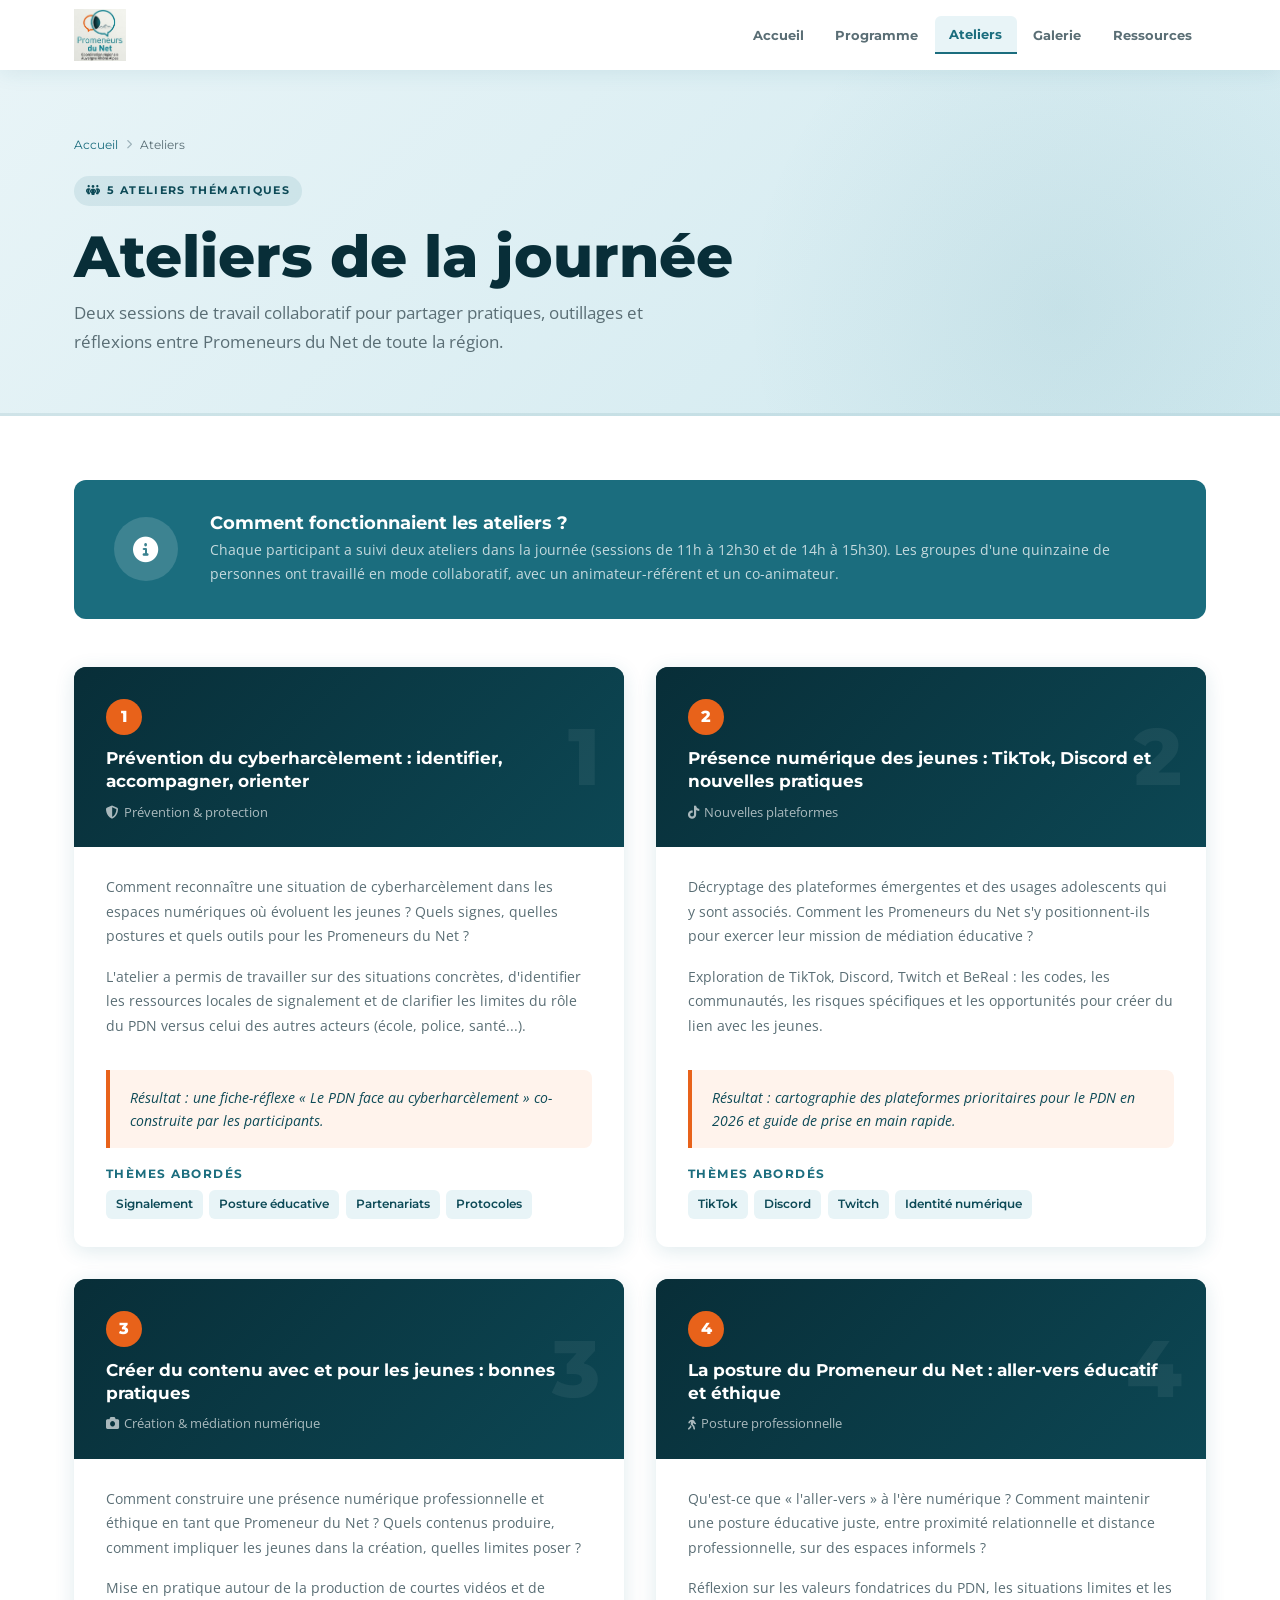
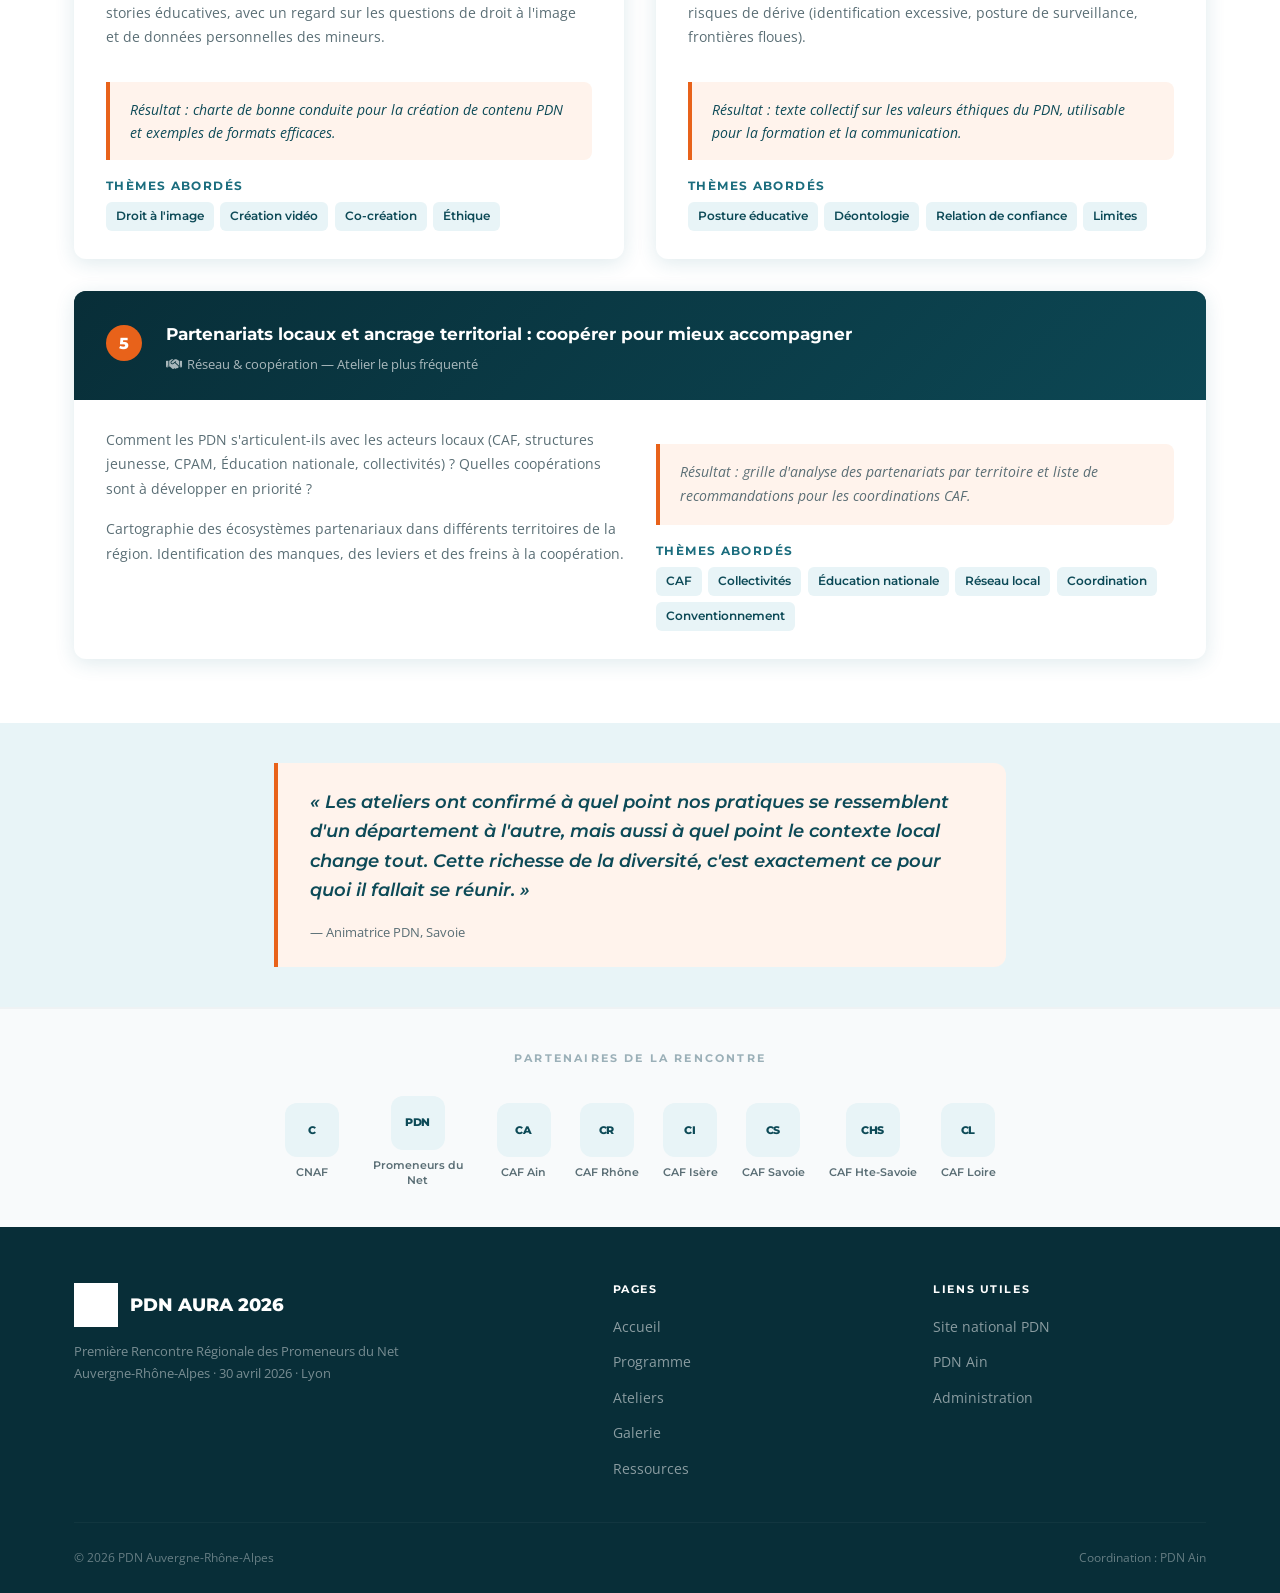
<file: ateliers.html>
<!DOCTYPE html>
<html lang="fr">
<head>
  <meta charset="UTF-8">
  <meta name="viewport" content="width=device-width, initial-scale=1.0">
  <title>Ateliers – PDN AURA 2026</title>
  <link rel="icon" type="image/png" href="assets/logo.png">
  <meta name="description" content="Les 5 ateliers thématiques de la rencontre régionale PDN AURA 2026 : contenus, objectifs et productions.">
  <link rel="preconnect" href="https://fonts.googleapis.com">
  <link rel="preconnect" href="https://fonts.gstatic.com" crossorigin>
  <link href="https://fonts.googleapis.com/css2?family=Montserrat:wght@400;600;700;800&family=Open+Sans:ital,wght@0,400;0,600;1,400&display=swap" rel="stylesheet">
  <link rel="stylesheet" href="https://cdnjs.cloudflare.com/ajax/libs/font-awesome/6.5.0/css/all.min.css">
  <link rel="stylesheet" href="css/main.css">
  <style>
    .ateliers-grid {
      display: grid; grid-template-columns: repeat(2, 1fr); gap: 2rem;
    }
    .atelier-card {
      background: var(--white); border-radius: var(--radius);
      box-shadow: var(--shadow); overflow: hidden;
      display: flex; flex-direction: column;
      transition: box-shadow 0.22s, transform 0.22s;
    }
    .atelier-card:hover { box-shadow: var(--shadow-lg); transform: translateY(-4px); }
    .atelier-card__header {
      padding: 2rem 2rem 1.5rem;
      background: var(--teal-deeper); color: var(--white);
      position: relative; overflow: hidden;
    }
    .atelier-card__header::after {
      content: attr(data-num);
      position: absolute; right: 1.5rem; top: 50%; transform: translateY(-50%);
      font-family: var(--font-h); font-size: 5rem; font-weight: 800;
      color: rgba(255,255,255,0.06); line-height: 1;
    }
    .atelier-card--orange .atelier-card__header { background: linear-gradient(135deg, var(--teal-dark), var(--teal-deeper)); }
    .atelier-num {
      display: inline-flex; align-items: center; justify-content: center;
      width: 36px; height: 36px; border-radius: 50%;
      background: var(--orange); color: var(--white);
      font-family: var(--font-h); font-weight: 800; font-size: 1rem;
      margin-bottom: 0.75rem; flex-shrink: 0;
    }
    .atelier-card__header h3 {
      color: var(--white); font-size: 1.05rem; line-height: 1.35;
      margin-bottom: 0.5rem; position: relative; z-index: 1;
    }
    .atelier-card__sub {
      color: rgba(255,255,255,0.65); font-size: 0.82rem;
      position: relative; z-index: 1;
    }
    .atelier-card__body { padding: 1.75rem 2rem; flex: 1; display: flex; flex-direction: column; }
    .atelier-card__body p { font-size: 0.9rem; color: var(--gray-600); line-height: 1.7; margin-bottom: 1rem; }
    .atelier-themes { margin-top: auto; }
    .atelier-themes h4 { font-size: 0.72rem; color: var(--teal); letter-spacing: 0.12em; text-transform: uppercase; font-family: var(--font-h); margin-bottom: 0.5rem; }
    .theme-list { display: flex; flex-wrap: wrap; gap: 0.4rem; }
    .theme-tag {
      background: var(--teal-light); color: var(--teal-dark);
      padding: 4px 10px; border-radius: 6px;
      font-size: 0.76rem; font-family: var(--font-h); font-weight: 600;
    }
    .atelier-card--wide { grid-column: 1 / -1; }
    .atelier-card--wide .atelier-card__header { display: flex; align-items: center; gap: 1.5rem; }
    .atelier-card--wide .atelier-card__header::after { content: none; }
    .atelier-card--wide .atelier-card__body { display: grid; grid-template-columns: 1fr 1fr; gap: 2rem; align-items: start; }
    .atelier-card--wide .atelier-card__body > div p { font-size: 0.9rem; color: var(--gray-600); }
    .atelier-featured { background: var(--orange-light); border-left: 4px solid var(--orange); border-radius: 0 var(--radius-sm) var(--radius-sm) 0; padding: 1rem 1.25rem; margin-top: 1rem; }
    .atelier-featured p { font-size: 0.85rem; color: var(--teal-dark); margin: 0; font-style: italic; }

    .info-banner {
      background: var(--teal); color: var(--white);
      border-radius: var(--radius); padding: 2rem 2.5rem;
      display: flex; align-items: center; gap: 2rem;
      margin-bottom: 3rem;
    }
    .info-banner .icon-circle { flex-shrink: 0; background: rgba(255,255,255,0.15); color: var(--white); }
    .info-banner h3 { color: var(--white); margin-bottom: 0.25rem; }
    .info-banner p { color: rgba(255,255,255,0.75); margin: 0; font-size: 0.9rem; }

    @media (max-width: 780px) {
      .ateliers-grid { grid-template-columns: 1fr; }
      .atelier-card--wide { grid-column: auto; }
      .atelier-card--wide .atelier-card__body { grid-template-columns: 1fr; }
      .info-banner { flex-direction: column; gap: 1rem; }
    }
  </style>
</head>
<body>

<nav class="nav" id="nav">
  <div class="nav__inner">
    <a href="index.html" class="nav__logo">
      <img src="assets/logo.png" alt="PDN AURA" class="nav__logo-img">
    </a>
    <div class="nav__links">
      <a href="index.html">Accueil</a>
      <a href="programme.html">Programme</a>
      <a href="ateliers.html" class="active">Ateliers</a>
      <a href="galerie.html">Galerie</a>
      <a href="ressources.html">Ressources</a>
    </div>
    <button class="nav__burger" id="burger" aria-label="Menu"><i class="fa-solid fa-bars"></i></button>
  </div>
</nav>
<div class="nav__mobile" id="mobile-nav">
  <a href="index.html">Accueil</a>
  <a href="programme.html">Programme</a>
  <a href="ateliers.html" class="active">Ateliers</a>
  <a href="galerie.html">Galerie</a>
  <a href="ressources.html">Ressources</a>
</div>

<!-- PAGE HERO -->
<div class="page-hero">
  <div class="container page-hero__inner">
    <nav class="breadcrumb">
      <a href="index.html">Accueil</a>
      <i class="fa-solid fa-chevron-right"></i>
      <span>Ateliers</span>
    </nav>
    <div class="chip chip--white" style="margin-bottom:1rem;"><i class="fa-solid fa-people-group"></i> 5 ateliers thématiques</div>
    <h1>Ateliers de la journée</h1>
    <p class="page-hero__sub">Deux sessions de travail collaboratif pour partager pratiques, outillages et réflexions entre Promeneurs du Net de toute la région.</p>
  </div>
</div>

<!-- MAIN CONTENT -->
<section class="section section-bg-white">
  <div class="container">

    <div class="info-banner">
      <div class="icon-circle icon-circle--lg"><i class="fa-solid fa-info-circle"></i></div>
      <div>
        <h3>Comment fonctionnaient les ateliers ?</h3>
        <p>Chaque participant a suivi deux ateliers dans la journée (sessions de 11h à 12h30 et de 14h à 15h30). Les groupes d'une quinzaine de personnes ont travaillé en mode collaboratif, avec un animateur-référent et un co-animateur.</p>
      </div>
    </div>

    <div class="ateliers-grid">

      <!-- ATELIER 1 -->
      <div class="atelier-card">
        <div class="atelier-card__header atelier-card__header--photo" data-num="1" style="background-image:url('https://images.unsplash.com/photo-1522202176988-66273c2fd55f?w=600&q=80');">
          <div class="atelier-num">1</div>
          <h3>Prévention du cyberharcèlement : identifier, accompagner, orienter</h3>
          <div class="atelier-card__sub"><i class="fa-solid fa-shield-halved" style="margin-right:5px;"></i>Prévention &amp; protection</div>
        </div>
        <div class="atelier-card__body">
          <p>Comment reconnaître une situation de cyberharcèlement dans les espaces numériques où évoluent les jeunes ? Quels signes, quelles postures et quels outils pour les Promeneurs du Net ?</p>
          <p>L'atelier a permis de travailler sur des situations concrètes, d'identifier les ressources locales de signalement et de clarifier les limites du rôle du PDN versus celui des autres acteurs (école, police, santé...).</p>
          <div class="atelier-featured">
            <p>Résultat : une fiche-réflexe « Le PDN face au cyberharcèlement » co-construite par les participants.</p>
          </div>
          <div class="atelier-themes" style="margin-top:1.25rem;">
            <h4>Thèmes abordés</h4>
            <div class="theme-list">
              <span class="theme-tag">Signalement</span>
              <span class="theme-tag">Posture éducative</span>
              <span class="theme-tag">Partenariats</span>
              <span class="theme-tag">Protocoles</span>
            </div>
          </div>
        </div>
      </div>

      <!-- ATELIER 2 -->
      <div class="atelier-card">
        <div class="atelier-card__header atelier-card__header--photo" data-num="2" style="background-image:url('https://images.unsplash.com/photo-1529156069898-4f9b5ce5d490?w=600&q=80');">
          <div class="atelier-num">2</div>
          <h3>Présence numérique des jeunes : TikTok, Discord et nouvelles pratiques</h3>
          <div class="atelier-card__sub"><i class="fa-brands fa-tiktok" style="margin-right:5px;"></i>Nouvelles plateformes</div>
        </div>
        <div class="atelier-card__body">
          <p>Décryptage des plateformes émergentes et des usages adolescents qui y sont associés. Comment les Promeneurs du Net s'y positionnent-ils pour exercer leur mission de médiation éducative ?</p>
          <p>Exploration de TikTok, Discord, Twitch et BeReal : les codes, les communautés, les risques spécifiques et les opportunités pour créer du lien avec les jeunes.</p>
          <div class="atelier-featured">
            <p>Résultat : cartographie des plateformes prioritaires pour le PDN en 2026 et guide de prise en main rapide.</p>
          </div>
          <div class="atelier-themes" style="margin-top:1.25rem;">
            <h4>Thèmes abordés</h4>
            <div class="theme-list">
              <span class="theme-tag">TikTok</span>
              <span class="theme-tag">Discord</span>
              <span class="theme-tag">Twitch</span>
              <span class="theme-tag">Identité numérique</span>
            </div>
          </div>
        </div>
      </div>

      <!-- ATELIER 3 -->
      <div class="atelier-card">
        <div class="atelier-card__header atelier-card__header--photo" data-num="3" style="background-image:url('https://images.unsplash.com/photo-1515187029135-18ee286d815b?w=600&q=80');">
          <div class="atelier-num">3</div>
          <h3>Créer du contenu avec et pour les jeunes : bonnes pratiques</h3>
          <div class="atelier-card__sub"><i class="fa-solid fa-camera" style="margin-right:5px;"></i>Création &amp; médiation numérique</div>
        </div>
        <div class="atelier-card__body">
          <p>Comment construire une présence numérique professionnelle et éthique en tant que Promeneur du Net ? Quels contenus produire, comment impliquer les jeunes dans la création, quelles limites poser ?</p>
          <p>Mise en pratique autour de la production de courtes vidéos et de stories éducatives, avec un regard sur les questions de droit à l'image et de données personnelles des mineurs.</p>
          <div class="atelier-featured">
            <p>Résultat : charte de bonne conduite pour la création de contenu PDN et exemples de formats efficaces.</p>
          </div>
          <div class="atelier-themes" style="margin-top:1.25rem;">
            <h4>Thèmes abordés</h4>
            <div class="theme-list">
              <span class="theme-tag">Droit à l'image</span>
              <span class="theme-tag">Création vidéo</span>
              <span class="theme-tag">Co-création</span>
              <span class="theme-tag">Éthique</span>
            </div>
          </div>
        </div>
      </div>

      <!-- ATELIER 4 -->
      <div class="atelier-card">
        <div class="atelier-card__header atelier-card__header--photo" data-num="4" style="background-image:url('https://images.unsplash.com/photo-1521737604082-cfd17d6e4d45?w=600&q=80');">
          <div class="atelier-num">4</div>
          <h3>La posture du Promeneur du Net : aller-vers éducatif et éthique</h3>
          <div class="atelier-card__sub"><i class="fa-solid fa-person-walking" style="margin-right:5px;"></i>Posture professionnelle</div>
        </div>
        <div class="atelier-card__body">
          <p>Qu'est-ce que « l'aller-vers » à l'ère numérique ? Comment maintenir une posture éducative juste, entre proximité relationnelle et distance professionnelle, sur des espaces informels ?</p>
          <p>Réflexion sur les valeurs fondatrices du PDN, les situations limites et les risques de dérive (identification excessive, posture de surveillance, frontières floues).</p>
          <div class="atelier-featured">
            <p>Résultat : texte collectif sur les valeurs éthiques du PDN, utilisable pour la formation et la communication.</p>
          </div>
          <div class="atelier-themes" style="margin-top:1.25rem;">
            <h4>Thèmes abordés</h4>
            <div class="theme-list">
              <span class="theme-tag">Posture éducative</span>
              <span class="theme-tag">Déontologie</span>
              <span class="theme-tag">Relation de confiance</span>
              <span class="theme-tag">Limites</span>
            </div>
          </div>
        </div>
      </div>

      <!-- ATELIER 5 – wide -->
      <div class="atelier-card atelier-card--wide">
        <div class="atelier-card__header atelier-card__header--photo" style="background-image:url('https://images.unsplash.com/photo-1540575467063-178a50c2df87?w=800&q=80');">
          <div class="atelier-num">5</div>
          <div>
            <h3>Partenariats locaux et ancrage territorial : coopérer pour mieux accompagner</h3>
            <div class="atelier-card__sub"><i class="fa-solid fa-handshake" style="margin-right:5px;"></i>Réseau &amp; coopération — Atelier le plus fréquenté</div>
          </div>
        </div>
        <div class="atelier-card__body">
          <div>
            <p>Comment les PDN s'articulent-ils avec les acteurs locaux (CAF, structures jeunesse, CPAM, Éducation nationale, collectivités) ? Quelles coopérations sont à développer en priorité ?</p>
            <p>Cartographie des écosystèmes partenariaux dans différents territoires de la région. Identification des manques, des leviers et des freins à la coopération.</p>
          </div>
          <div>
            <div class="atelier-featured">
              <p>Résultat : grille d'analyse des partenariats par territoire et liste de recommandations pour les coordinations CAF.</p>
            </div>
            <div class="atelier-themes" style="margin-top:1.25rem;">
              <h4>Thèmes abordés</h4>
              <div class="theme-list">
                <span class="theme-tag">CAF</span>
                <span class="theme-tag">Collectivités</span>
                <span class="theme-tag">Éducation nationale</span>
                <span class="theme-tag">Réseau local</span>
                <span class="theme-tag">Coordination</span>
                <span class="theme-tag">Conventionnement</span>
              </div>
            </div>
          </div>
        </div>
      </div>

    </div><!-- /ateliers-grid -->
  </div>
</section>

<!-- QUOTE -->
<section class="section--sm section-bg-teal-light">
  <div class="container--narrow">
    <div class="quote-block">
      <p>« Les ateliers ont confirmé à quel point nos pratiques se ressemblent d'un département à l'autre, mais aussi à quel point le contexte local change tout. Cette richesse de la diversité, c'est exactement ce pour quoi il fallait se réunir. »</p>
      <cite>— Animatrice PDN, Savoie</cite>
    </div>
  </div>
</section>

<!-- PARTNERS STRIP -->
<section class="partners-strip" id="partners-section" style="display:none;">
  <div class="container">
    <div class="partners-strip__title">Partenaires de la rencontre</div>
    <div id="partners-logos" class="partners-logos"></div>
  </div>
</section>

<!-- FOOTER -->
<footer class="footer">
  <div class="container">
    <div class="footer__cols">
      <div>
        <div class="footer__brand">
          <img src="assets/logo.png" alt="PDN AURA" style="height:44px;width:auto;filter:brightness(0) invert(1);">
          <span class="footer__brand-name">PDN AURA 2026</span>
        </div>
        <p class="footer__tagline">Première Rencontre Régionale des Promeneurs du Net<br>Auvergne-Rhône-Alpes · 30 avril 2026 · Lyon</p>
      </div>
      <div class="footer__col">
        <h4>Pages</h4>
        <ul>
          <li><a href="index.html">Accueil</a></li>
          <li><a href="programme.html">Programme</a></li>
          <li><a href="ateliers.html">Ateliers</a></li>
          <li><a href="galerie.html">Galerie</a></li>
          <li><a href="ressources.html">Ressources</a></li>
        </ul>
      </div>
      <div class="footer__col">
        <h4>Liens utiles</h4>
        <ul>
          <li><a href="https://promeneursdunet.fr" target="_blank" rel="noopener">Site national PDN</a></li>
          <li><a href="https://promeneursdunet01.fr" target="_blank" rel="noopener">PDN Ain</a></li>
          <li><a href="admin.html">Administration</a></li>
        </ul>
      </div>
    </div>
    <div class="footer__bottom">
      <span>© 2026 PDN Auvergne-Rhône-Alpes</span>
      <span>Coordination : PDN Ain</span>
    </div>
  </div>
</footer>

<script>
const burger = document.getElementById('burger');
const mobileNav = document.getElementById('mobile-nav');
burger.addEventListener('click', () => mobileNav.classList.toggle('open'));
document.addEventListener('click', e => {
  if (!e.target.closest('#nav') && !e.target.closest('#mobile-nav')) mobileNav.classList.remove('open');
});
function getInitials(n){return n.split(/[\s\-\/]+/).map(w=>w[0]||'').join('').substring(0,3).toUpperCase();}
(async()=>{try{const r=await fetch('data/content.json');if(!r.ok)return;const d=await r.json();const p=d.partners||[];if(!p.length)return;document.getElementById('partners-section').style.display='';document.getElementById('partners-logos').innerHTML=p.map(p=>`<a href="${p.url||'#'}" target="_blank" rel="noopener" class="partner-logo" title="${p.fullName||p.name}">${p.logoUrl?`<img src="${p.logoUrl}" alt="${p.name}" class="partner-logo__img" onerror="this.style.display='none';this.nextElementSibling.style.display='flex'"><div class="partner-logo__abbr" style="display:none">${getInitials(p.name)}</div>`:`<div class="partner-logo__abbr">${getInitials(p.name)}</div>`}<span class="partner-logo__name">${p.name}</span></a>`).join('');}catch(e){}})();
</script>
</body>
</html>
</file>
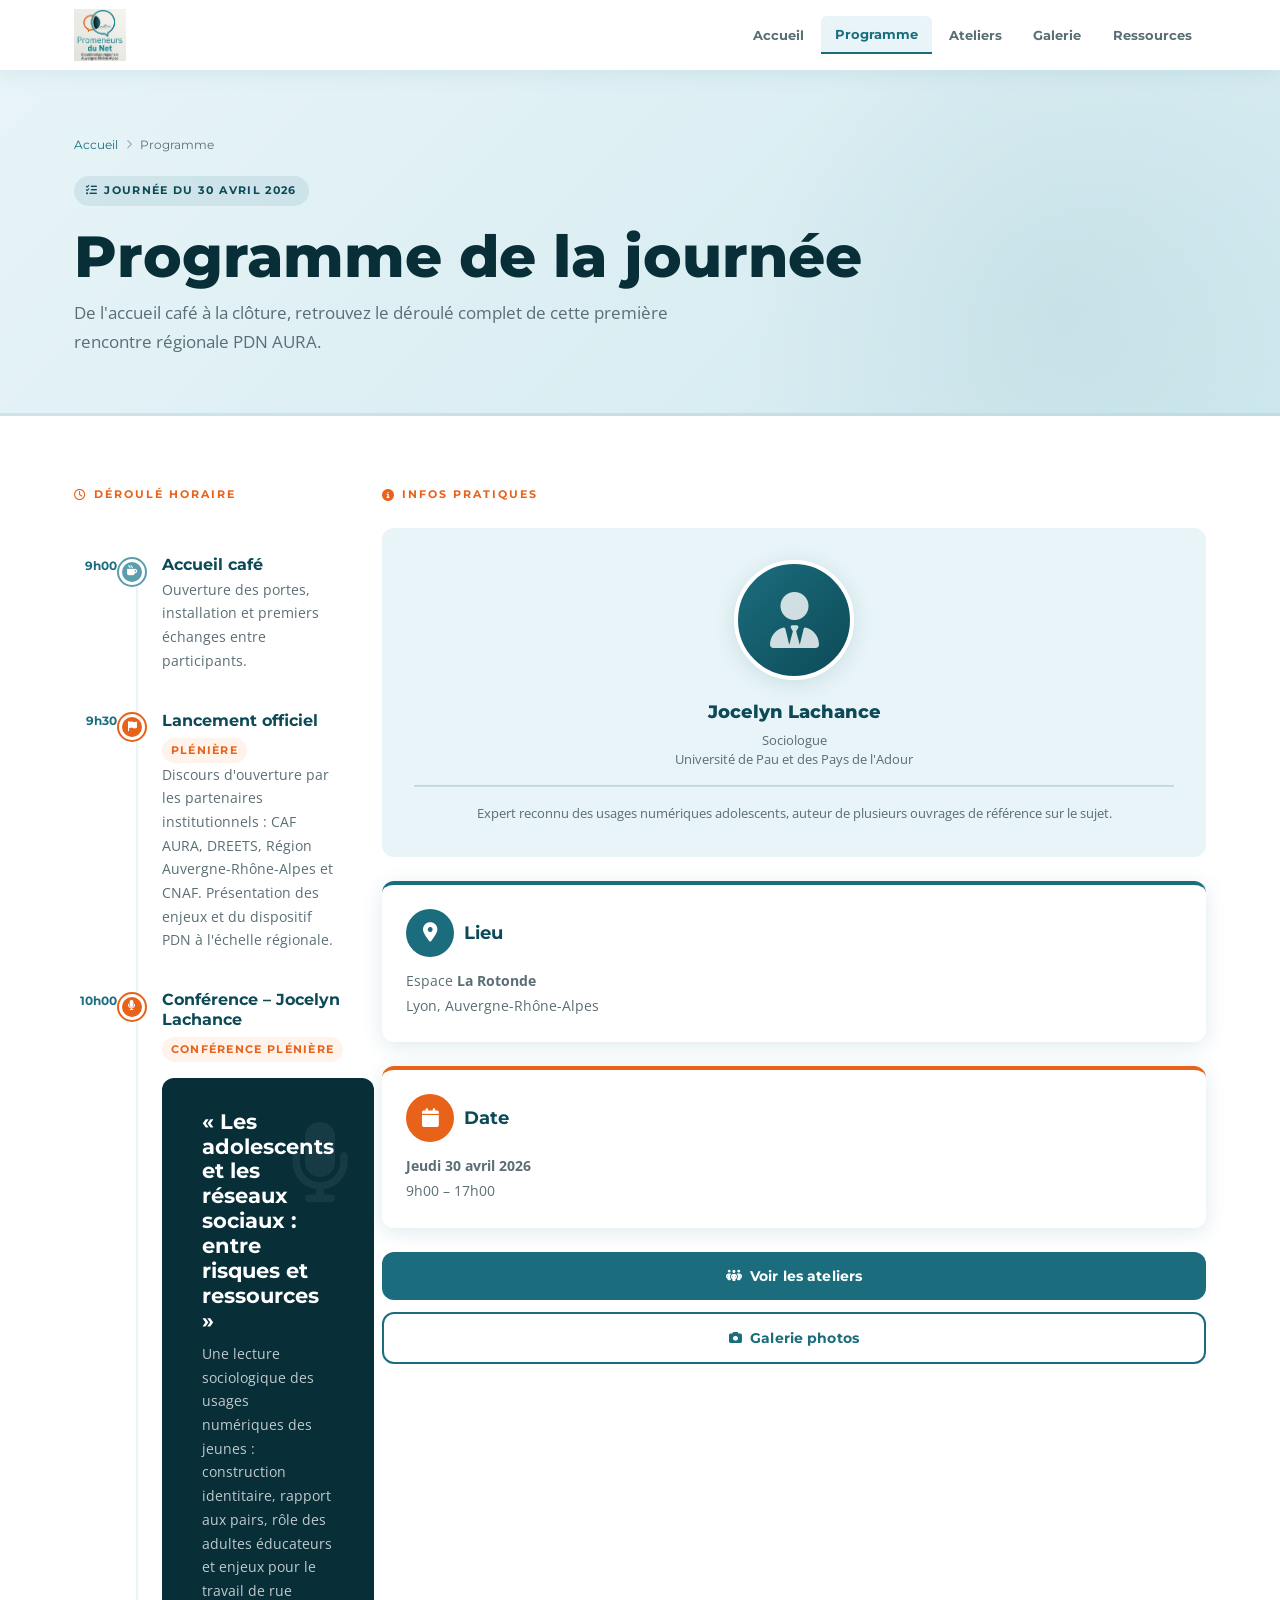
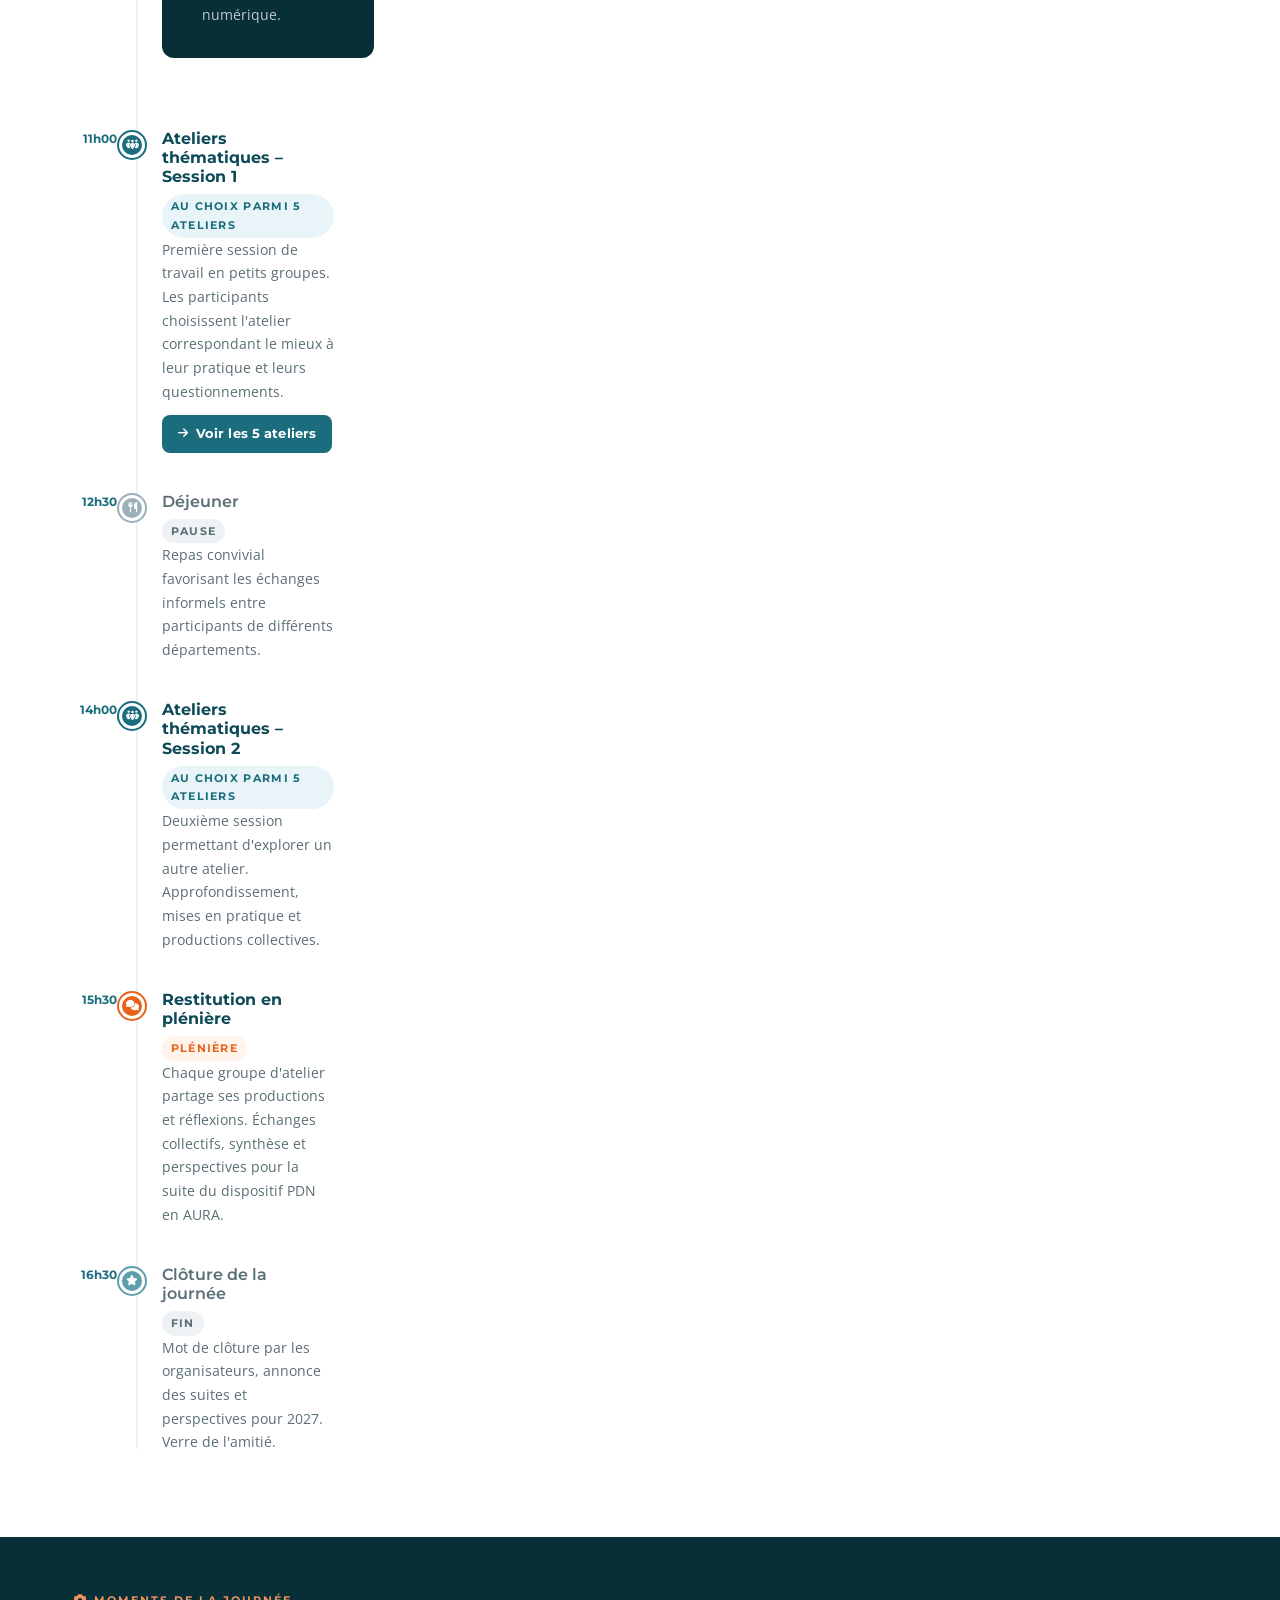
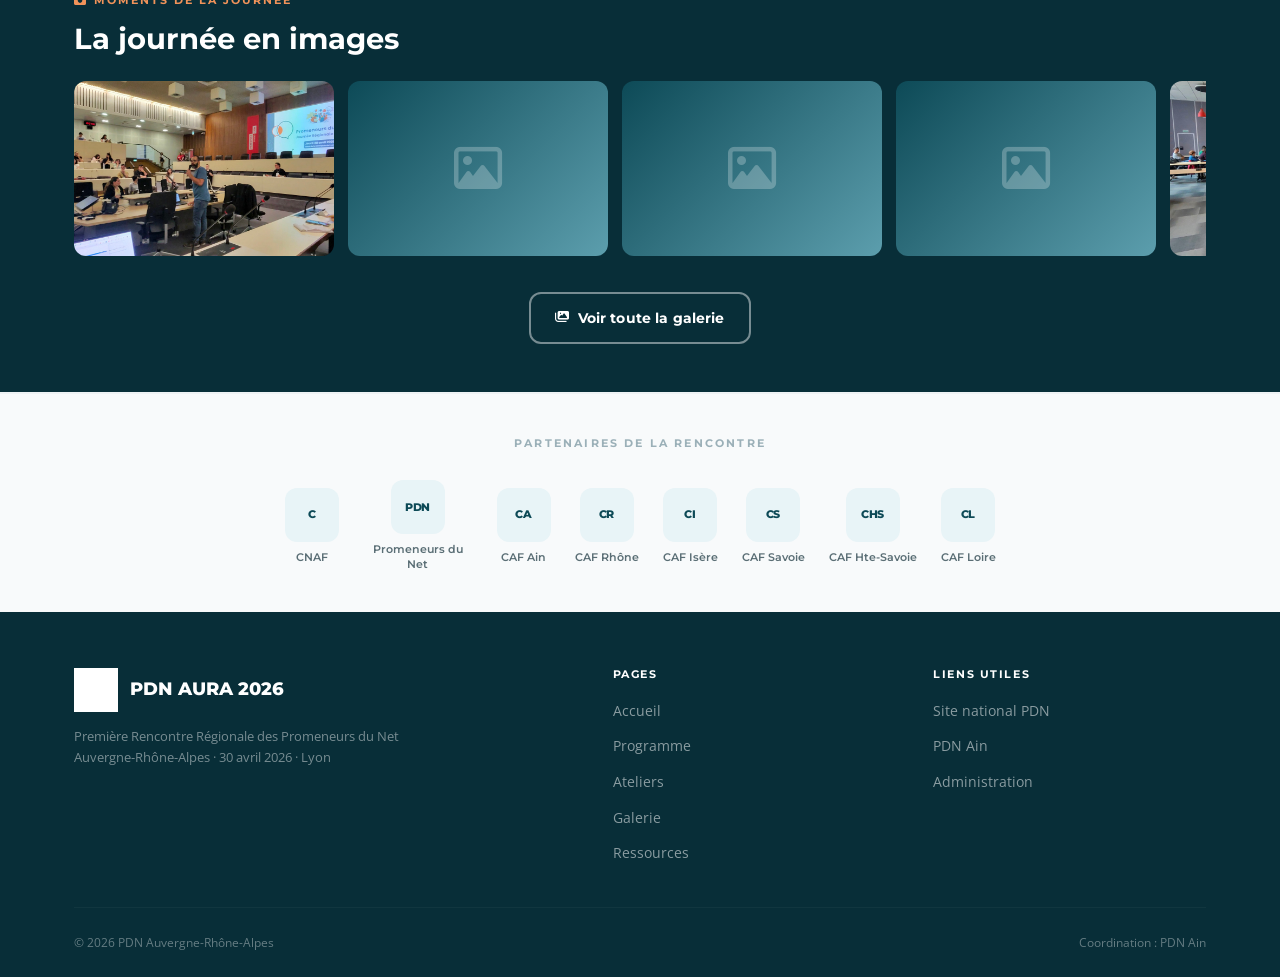
<file: programme.html>
<!DOCTYPE html>
<html lang="fr">
<head>
  <meta charset="UTF-8">
  <meta name="viewport" content="width=device-width, initial-scale=1.0">
  <title>Programme – PDN AURA 2026</title>
  <link rel="icon" type="image/png" href="assets/logo.png">
  <meta name="description" content="Programme de la première rencontre régionale des Promeneurs du Net AURA, le 30 avril 2026 à Lyon.">
  <link rel="preconnect" href="https://fonts.googleapis.com">
  <link rel="preconnect" href="https://fonts.gstatic.com" crossorigin>
  <link href="https://fonts.googleapis.com/css2?family=Montserrat:wght@400;600;700;800&family=Open+Sans:ital,wght@0,400;0,600;1,400&display=swap" rel="stylesheet">
  <link rel="stylesheet" href="https://cdnjs.cloudflare.com/ajax/libs/font-awesome/6.5.0/css/all.min.css">
  <link rel="stylesheet" href="css/main.css">
  <style>
    .speaker-grid-prog {
      display: grid; grid-template-columns: 260px 1fr; gap: 3rem; align-items: start;
    }
    .speaker-aside {
      background: var(--teal-light); border-radius: var(--radius);
      padding: 2rem; text-align: center;
      position: sticky; top: 86px;
    }
    .speaker-aside__avatar {
      width: 120px; height: 120px; border-radius: 50%;
      background: linear-gradient(135deg, var(--teal), var(--teal-dark));
      display: flex; align-items: center; justify-content: center;
      font-size: 3.5rem; color: rgba(255,255,255,0.8);
      margin: 0 auto 1rem; border: 4px solid var(--white);
      box-shadow: var(--shadow);
    }
    .speaker-aside__name { font-family: var(--font-h); font-weight: 800; color: var(--teal-dark); font-size: 1.15rem; margin-bottom: 0.2rem; }
    .speaker-aside__role { font-size: 0.8rem; color: var(--gray-600); line-height: 1.5; }
    .conf-highlight {
      background: var(--teal-deeper); color: var(--white);
      border-radius: var(--radius); padding: 2rem 2.5rem;
      margin: 2rem 0; position: relative; overflow: hidden;
    }
    .conf-highlight::before {
      content: '\f130'; font-family: 'Font Awesome 6 Free'; font-weight: 900;
      position: absolute; right: 1.5rem; top: 1rem;
      font-size: 5rem; opacity: 0.06; color: var(--white);
    }
    .conf-highlight h3 { color: var(--white); margin-bottom: 0.5rem; font-size: 1.3rem; }
    .conf-highlight p { color: rgba(255,255,255,0.75); margin: 0; }
    .tl-tag {
      display: inline-block;
      font-size: 0.68rem; font-weight: 700; letter-spacing: 0.12em;
      text-transform: uppercase; font-family: var(--font-h);
      padding: 3px 9px; border-radius: 100px; margin-top: 0.3rem;
    }
    .tl-tag--conf { background: var(--orange-light); color: var(--orange); }
    .tl-tag--atelier { background: var(--teal-light); color: var(--teal); }
    .tl-tag--break { background: var(--gray-100); color: var(--gray-600); }
    @media (max-width: 780px) {
      .speaker-grid-prog { grid-template-columns: 1fr; }
      .speaker-aside { position: static; }
    }
  </style>
</head>
<body>

<nav class="nav" id="nav">
  <div class="nav__inner">
    <a href="index.html" class="nav__logo">
      <img src="assets/logo.png" alt="PDN AURA" class="nav__logo-img">
    </a>
    <div class="nav__links">
      <a href="index.html">Accueil</a>
      <a href="programme.html" class="active">Programme</a>
      <a href="ateliers.html">Ateliers</a>
      <a href="galerie.html">Galerie</a>
      <a href="ressources.html">Ressources</a>
    </div>
    <button class="nav__burger" id="burger" aria-label="Menu"><i class="fa-solid fa-bars"></i></button>
  </div>
</nav>
<div class="nav__mobile" id="mobile-nav">
  <a href="index.html">Accueil</a>
  <a href="programme.html" class="active">Programme</a>
  <a href="ateliers.html">Ateliers</a>
  <a href="galerie.html">Galerie</a>
  <a href="ressources.html">Ressources</a>
</div>

<!-- PAGE HERO -->
<div class="page-hero">
  <div class="container page-hero__inner">
    <nav class="breadcrumb" aria-label="Fil d'Ariane">
      <a href="index.html">Accueil</a>
      <i class="fa-solid fa-chevron-right"></i>
      <span>Programme</span>
    </nav>
    <div class="chip chip--white" style="margin-bottom:1rem;"><i class="fa-solid fa-list-check"></i> Journée du 30 avril 2026</div>
    <h1>Programme de la journée</h1>
    <p class="page-hero__sub">De l'accueil café à la clôture, retrouvez le déroulé complet de cette première rencontre régionale PDN AURA.</p>
  </div>
</div>

<!-- TIMELINE SECTION -->
<section class="section section-bg-white">
  <div class="container">
    <div class="speaker-grid-prog">

      <!-- TIMELINE -->
      <div>
        <div class="section-label" style="margin-bottom:2rem;"><i class="fa-regular fa-clock"></i> Déroulé horaire</div>
        <div class="timeline">

          <div class="tl-item">
            <div class="tl-time">9h00</div>
            <div class="tl-body">
              <div class="tl-icon" style="background:var(--teal-mid);box-shadow:0 0 0 2px var(--teal-mid);"><i class="fa-solid fa-mug-hot"></i></div>
              <h3>Accueil café</h3>
              <p>Ouverture des portes, installation et premiers échanges entre participants.</p>
            </div>
          </div>

          <div class="tl-item tl-item--accent">
            <div class="tl-time">9h30</div>
            <div class="tl-body">
              <div class="tl-icon" style="background:var(--orange);box-shadow:0 0 0 2px var(--orange);"><i class="fa-solid fa-flag"></i></div>
              <h3>Lancement officiel</h3>
              <span class="tl-tag tl-tag--conf">Plénière</span>
              <p>Discours d'ouverture par les partenaires institutionnels : CAF AURA, DREETS, Région Auvergne-Rhône-Alpes et CNAF. Présentation des enjeux et du dispositif PDN à l'échelle régionale.</p>
            </div>
          </div>

          <div class="tl-item tl-item--accent" id="conference">
            <div class="tl-time">10h00</div>
            <div class="tl-body">
              <div class="tl-icon" style="background:var(--orange);box-shadow:0 0 0 2px var(--orange);"><i class="fa-solid fa-microphone"></i></div>
              <h3>Conférence – Jocelyn Lachance</h3>
              <span class="tl-tag tl-tag--conf">Conférence plénière</span>
              <div class="conf-highlight" style="margin-top:1rem;">
                <h3>« Les adolescents et les réseaux sociaux : entre risques et ressources »</h3>
                <p>Une lecture sociologique des usages numériques des jeunes : construction identitaire, rapport aux pairs, rôle des adultes éducateurs et enjeux pour le travail de rue numérique.</p>
              </div>
            </div>
          </div>

          <div class="tl-item">
            <div class="tl-time">11h00</div>
            <div class="tl-body">
              <div class="tl-icon"><i class="fa-solid fa-people-group"></i></div>
              <h3>Ateliers thématiques – Session 1</h3>
              <span class="tl-tag tl-tag--atelier">Au choix parmi 5 ateliers</span>
              <p>Première session de travail en petits groupes. Les participants choisissent l'atelier correspondant le mieux à leur pratique et leurs questionnements.</p>
              <a href="ateliers.html" class="btn btn--teal btn--sm" style="margin-top:0.75rem;"><i class="fa-solid fa-arrow-right"></i> Voir les 5 ateliers</a>
            </div>
          </div>

          <div class="tl-item tl-item--break">
            <div class="tl-time">12h30</div>
            <div class="tl-body">
              <div class="tl-icon" style="background:var(--gray-400);box-shadow:0 0 0 2px var(--gray-400);"><i class="fa-solid fa-utensils"></i></div>
              <h3>Déjeuner</h3>
              <span class="tl-tag tl-tag--break">Pause</span>
              <p>Repas convivial favorisant les échanges informels entre participants de différents départements.</p>
            </div>
          </div>

          <div class="tl-item">
            <div class="tl-time">14h00</div>
            <div class="tl-body">
              <div class="tl-icon"><i class="fa-solid fa-people-group"></i></div>
              <h3>Ateliers thématiques – Session 2</h3>
              <span class="tl-tag tl-tag--atelier">Au choix parmi 5 ateliers</span>
              <p>Deuxième session permettant d'explorer un autre atelier. Approfondissement, mises en pratique et productions collectives.</p>
            </div>
          </div>

          <div class="tl-item tl-item--accent">
            <div class="tl-time">15h30</div>
            <div class="tl-body">
              <div class="tl-icon" style="background:var(--orange);box-shadow:0 0 0 2px var(--orange);"><i class="fa-solid fa-comments"></i></div>
              <h3>Restitution en plénière</h3>
              <span class="tl-tag tl-tag--conf">Plénière</span>
              <p>Chaque groupe d'atelier partage ses productions et réflexions. Échanges collectifs, synthèse et perspectives pour la suite du dispositif PDN en AURA.</p>
            </div>
          </div>

          <div class="tl-item tl-item--break">
            <div class="tl-time">16h30</div>
            <div class="tl-body">
              <div class="tl-icon" style="background:var(--teal-mid);box-shadow:0 0 0 2px var(--teal-mid);"><i class="fa-solid fa-star"></i></div>
              <h3>Clôture de la journée</h3>
              <span class="tl-tag tl-tag--break">Fin</span>
              <p>Mot de clôture par les organisateurs, annonce des suites et perspectives pour 2027. Verre de l'amitié.</p>
            </div>
          </div>

        </div>
      </div>

      <!-- SIDEBAR -->
      <div>
        <div class="section-label" style="margin-bottom:1.5rem;"><i class="fa-solid fa-info-circle"></i> Infos pratiques</div>

        <div class="speaker-aside" style="margin-bottom:1.5rem;">
          <div class="speaker-aside__avatar"><i class="fa-solid fa-user-tie"></i></div>
          <div class="speaker-aside__name">Jocelyn Lachance</div>
          <div class="speaker-aside__role">Sociologue<br>Université de Pau et des Pays de l'Adour</div>
          <hr style="margin:1rem 0;border-color:rgba(27,109,126,0.15);">
          <p style="font-size:0.84rem;color:var(--gray-600);line-height:1.6;margin:0;">Expert reconnu des usages numériques adolescents, auteur de plusieurs ouvrages de référence sur le sujet.</p>
        </div>

        <div class="card card--bordered-teal" style="margin-bottom:1.5rem;">
          <div class="card__body">
            <div style="display:flex;align-items:center;gap:10px;margin-bottom:0.75rem;">
              <div class="icon-circle icon-circle--teal icon-circle--md"><i class="fa-solid fa-location-dot"></i></div>
              <h3 style="margin:0;">Lieu</h3>
            </div>
            <p style="margin:0;font-size:0.9rem;color:var(--gray-600);">Espace <strong>La Rotonde</strong><br>Lyon, Auvergne-Rhône-Alpes</p>
          </div>
        </div>

        <div class="card card--bordered-orange">
          <div class="card__body">
            <div style="display:flex;align-items:center;gap:10px;margin-bottom:0.75rem;">
              <div class="icon-circle icon-circle--orange icon-circle--md"><i class="fa-solid fa-calendar"></i></div>
              <h3 style="margin:0;">Date</h3>
            </div>
            <p style="margin:0;font-size:0.9rem;color:var(--gray-600);"><strong>Jeudi 30 avril 2026</strong><br>9h00 – 17h00</p>
          </div>
        </div>

        <div style="margin-top:1.5rem;">
          <a href="ateliers.html" class="btn btn--teal btn--full" style="margin-bottom:0.75rem;"><i class="fa-solid fa-people-group"></i> Voir les ateliers</a>
          <a href="galerie.html" class="btn btn--outline btn--full"><i class="fa-solid fa-camera"></i> Galerie photos</a>
        </div>
      </div>

    </div>
  </div>
</section>

<!-- PHOTO STRIP -->
<section id="prog-photos-section" class="photo-strip-section" style="display:none;">
  <div class="container">
    <div class="photo-strip-header">
      <div class="section-label"><i class="fa-solid fa-camera"></i> Moments de la journée</div>
      <h2>La journée en images</h2>
    </div>
    <div id="prog-photo-strip" class="photo-strip"></div>
    <div class="photo-strip-cta">
      <a href="galerie.html" class="btn btn--outline" style="border-color:rgba(255,255,255,0.45);color:var(--white);">
        <i class="fa-solid fa-images"></i> Voir toute la galerie
      </a>
    </div>
  </div>
</section>

<!-- PARTNERS STRIP -->
<section class="partners-strip" id="partners-section" style="display:none;">
  <div class="container">
    <div class="partners-strip__title">Partenaires de la rencontre</div>
    <div id="partners-logos" class="partners-logos"></div>
  </div>
</section>

<!-- FOOTER -->
<footer class="footer">
  <div class="container">
    <div class="footer__cols">
      <div>
        <div class="footer__brand">
          <img src="assets/logo.png" alt="PDN AURA" style="height:44px;width:auto;filter:brightness(0) invert(1);">
          <span class="footer__brand-name">PDN AURA 2026</span>
        </div>
        <p class="footer__tagline">Première Rencontre Régionale des Promeneurs du Net<br>Auvergne-Rhône-Alpes · 30 avril 2026 · Lyon</p>
      </div>
      <div class="footer__col">
        <h4>Pages</h4>
        <ul>
          <li><a href="index.html">Accueil</a></li>
          <li><a href="programme.html">Programme</a></li>
          <li><a href="ateliers.html">Ateliers</a></li>
          <li><a href="galerie.html">Galerie</a></li>
          <li><a href="ressources.html">Ressources</a></li>
        </ul>
      </div>
      <div class="footer__col">
        <h4>Liens utiles</h4>
        <ul>
          <li><a href="https://promeneursdunet.fr" target="_blank" rel="noopener">Site national PDN</a></li>
          <li><a href="https://promeneursdunet01.fr" target="_blank" rel="noopener">PDN Ain</a></li>
          <li><a href="admin.html">Administration</a></li>
        </ul>
      </div>
    </div>
    <div class="footer__bottom">
      <span>© 2026 PDN Auvergne-Rhône-Alpes</span>
      <span>Coordination : PDN Ain</span>
    </div>
  </div>
</footer>

<script>
const burger = document.getElementById('burger');
const mobileNav = document.getElementById('mobile-nav');
burger.addEventListener('click', () => mobileNav.classList.toggle('open'));
document.addEventListener('click', e => {
  if (!e.target.closest('#nav') && !e.target.closest('#mobile-nav')) mobileNav.classList.remove('open');
});
function getInitials(n){return n.split(/[\s\-\/]+/).map(w=>w[0]||'').join('').substring(0,3).toUpperCase();}
(async()=>{try{const r=await fetch('data/content.json');if(!r.ok)return;const d=await r.json();const p=d.partners||[];if(!p.length)return;document.getElementById('partners-section').style.display='';document.getElementById('partners-logos').innerHTML=p.map(p=>`<a href="${p.url||'#'}" target="_blank" rel="noopener" class="partner-logo" title="${p.fullName||p.name}">${p.logoUrl?`<img src="${p.logoUrl}" alt="${p.name}" class="partner-logo__img" onerror="this.style.display='none';this.nextElementSibling.style.display='flex'"><div class="partner-logo__abbr" style="display:none">${getInitials(p.name)}</div>`:`<div class="partner-logo__abbr">${getInitials(p.name)}</div>`}<span class="partner-logo__name">${p.name}</span></a>`).join('');}catch(e){}})();
(async()=>{try{const r=await fetch('data/content.json');if(!r.ok)return;const d=await r.json();const photos=(d.gallery||[]).filter(p=>p.url).slice(0,10);if(!photos.length)return;document.getElementById('prog-photos-section').style.display='';document.getElementById('prog-photo-strip').innerHTML=photos.map(p=>`<a href="galerie.html" class="photo-strip-item"><img src="${p.url}" alt="${p.title||p.caption||''}" loading="lazy" onerror="this.parentElement.innerHTML='<div class=\\'photo-strip-placeholder\\'><i class=\\'fa-regular fa-image\\'></i></div>'"></a>`).join('');}catch(e){}})();
</script>
</body>
</html>
</file>
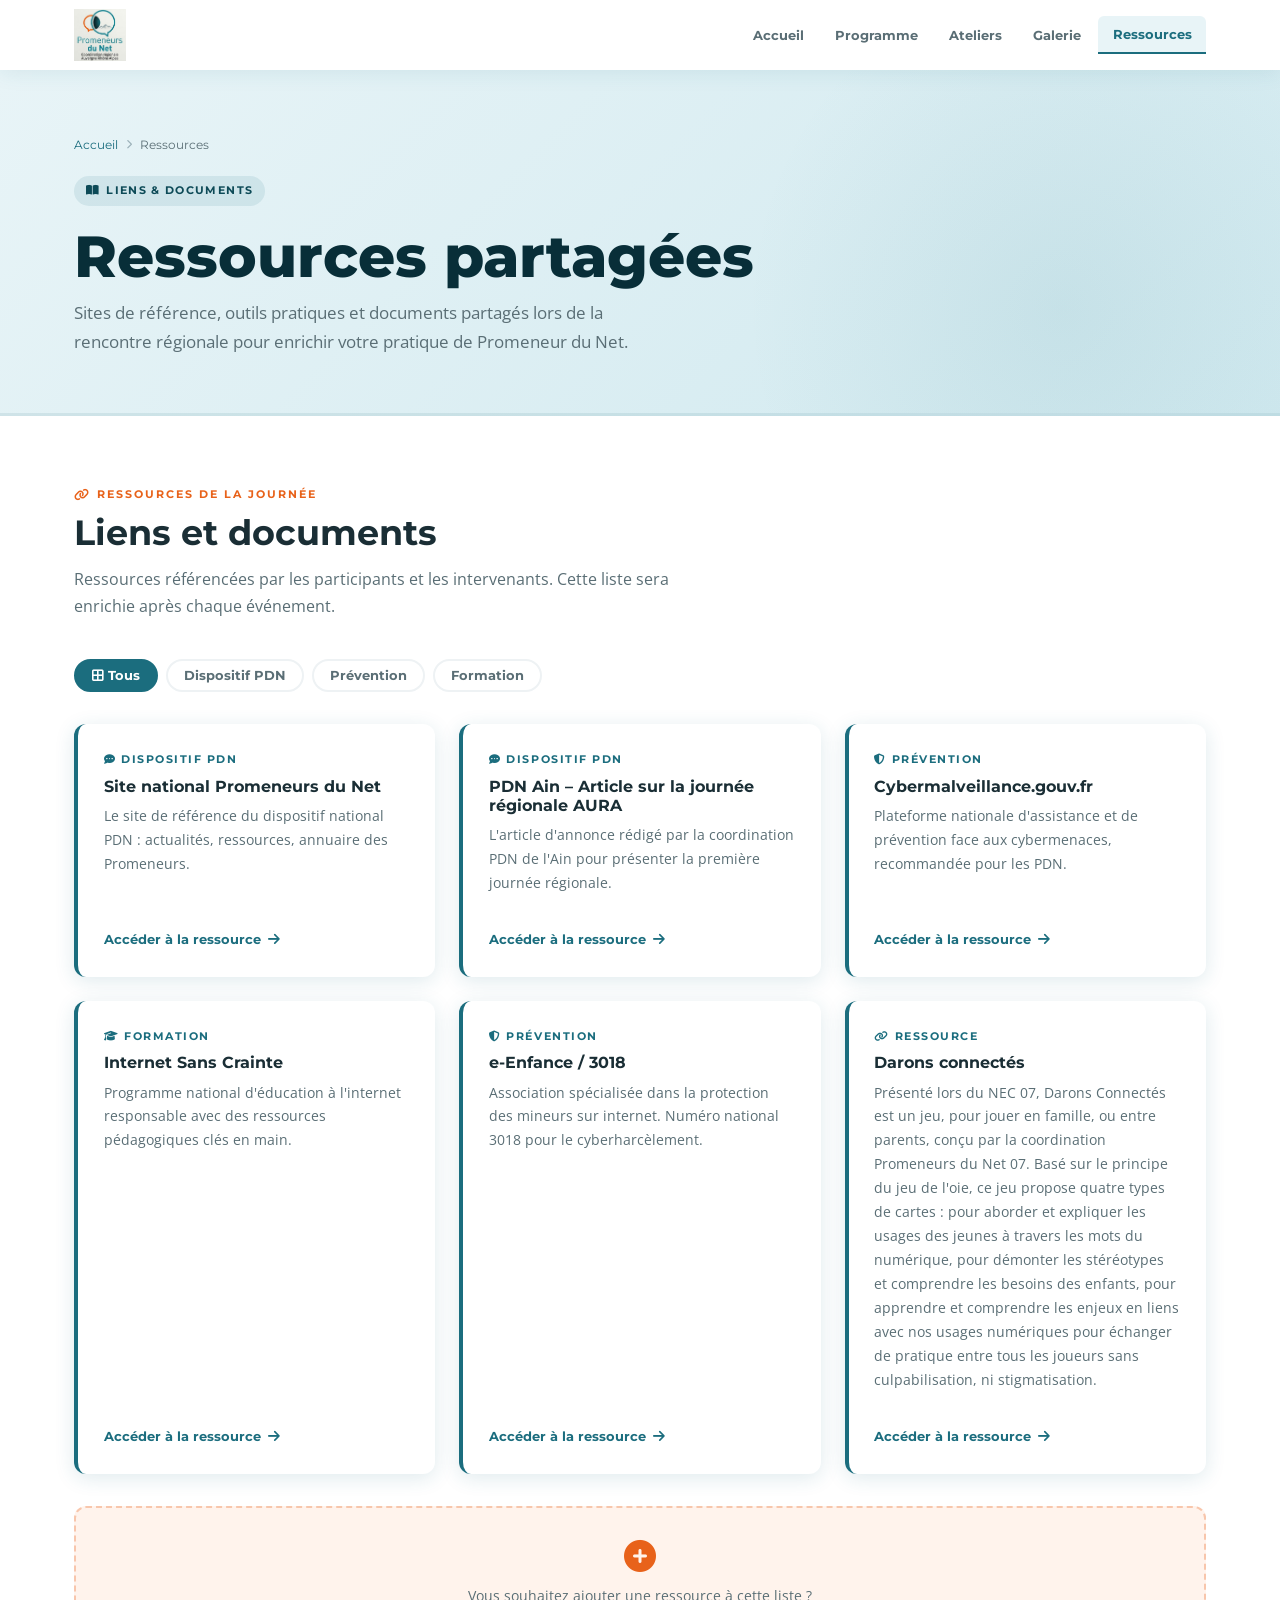
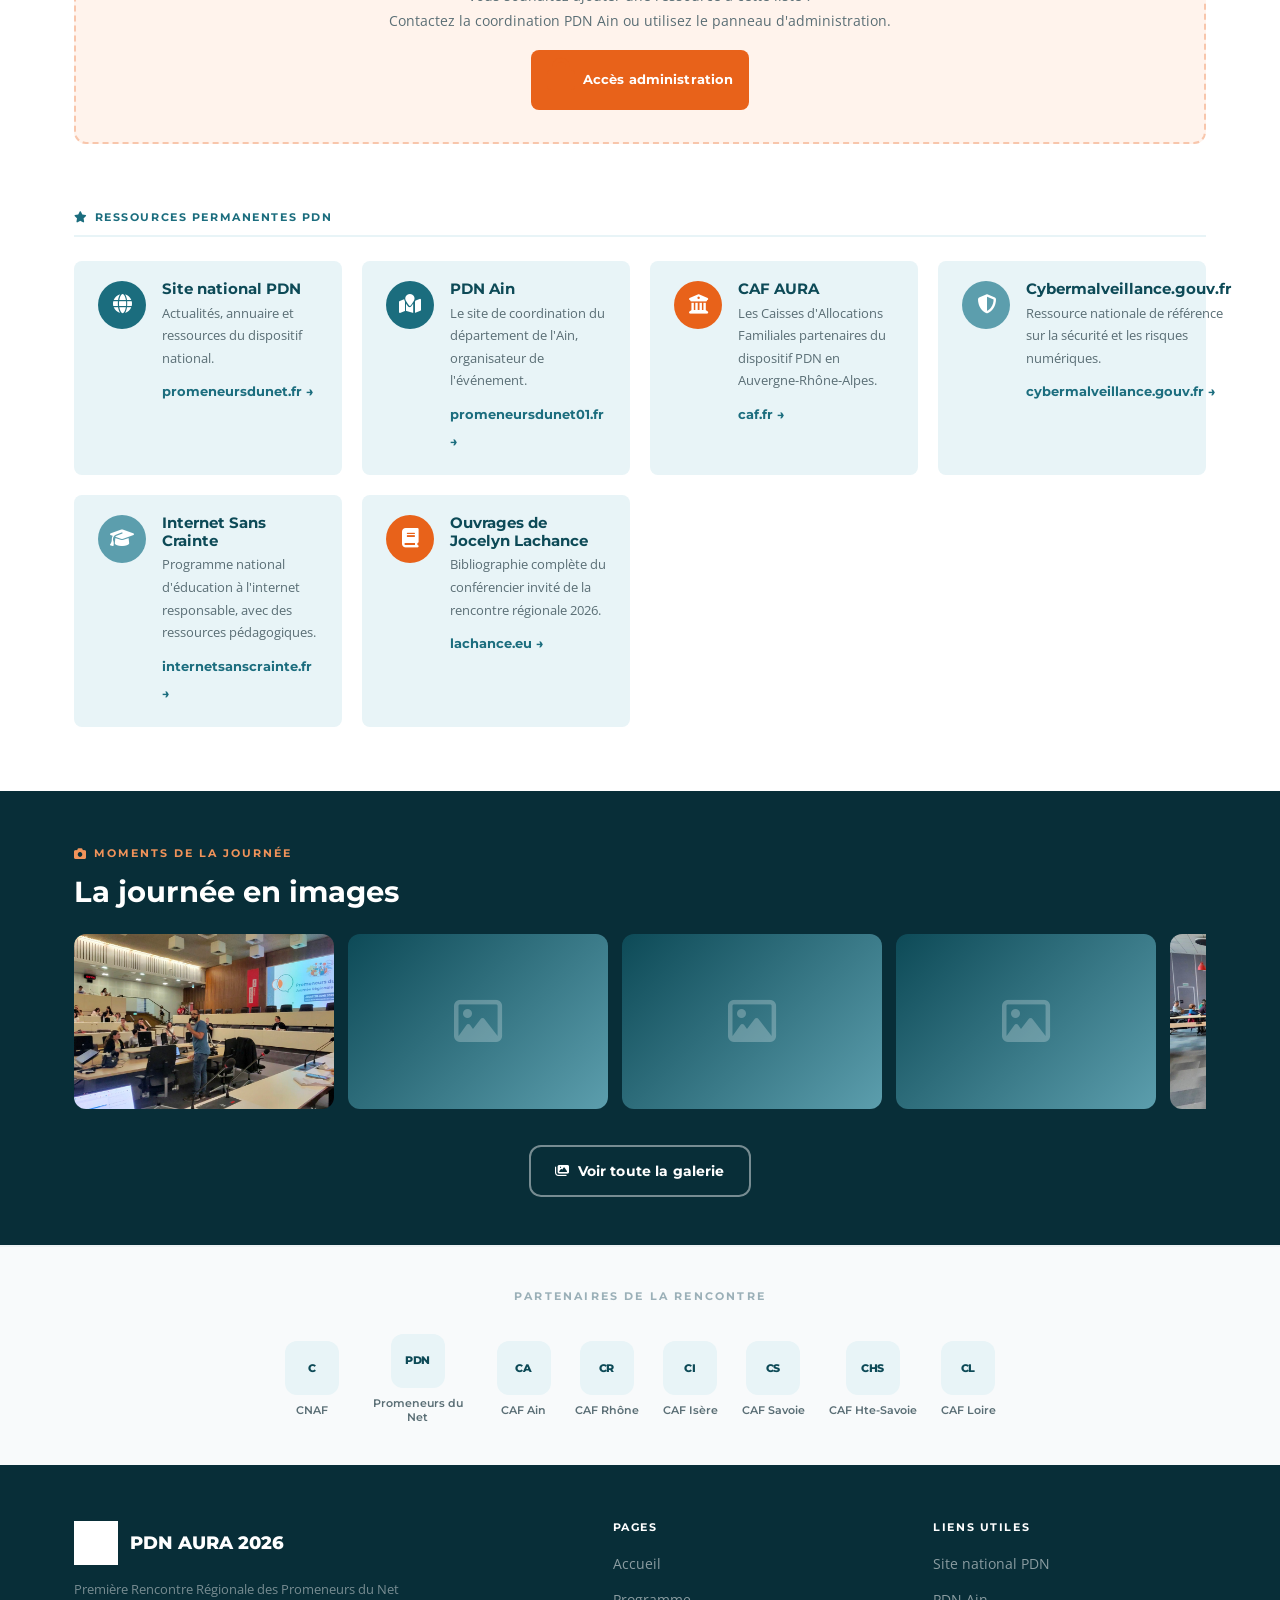
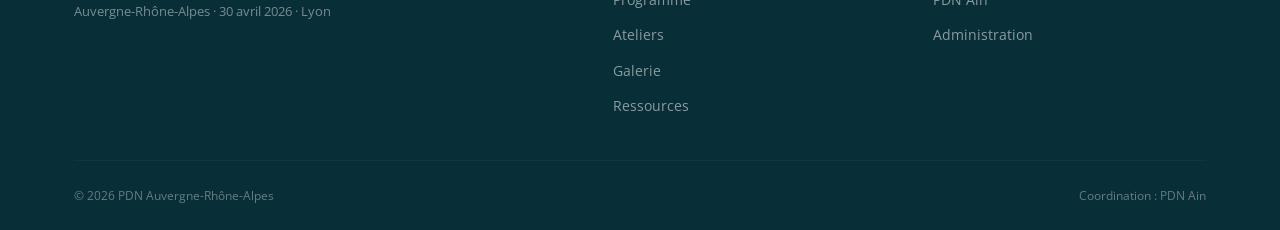
<file: ressources.html>
<!DOCTYPE html>
<html lang="fr">
<head>
  <meta charset="UTF-8">
  <meta name="viewport" content="width=device-width, initial-scale=1.0">
  <title>Ressources – PDN AURA 2026</title>
  <link rel="icon" type="image/png" href="assets/logo.png">
  <meta name="description" content="Sites, outils et documents partagés lors de la première rencontre régionale PDN AURA 2026.">
  <link rel="preconnect" href="https://fonts.googleapis.com">
  <link rel="preconnect" href="https://fonts.gstatic.com" crossorigin>
  <link href="https://fonts.googleapis.com/css2?family=Montserrat:wght@400;600;700;800&family=Open+Sans:ital,wght@0,400;0,600;1,400&display=swap" rel="stylesheet">
  <link rel="stylesheet" href="https://cdnjs.cloudflare.com/ajax/libs/font-awesome/6.5.0/css/all.min.css">
  <link rel="stylesheet" href="css/main.css">
  <style>
    .res-cats { display: flex; gap: 0.5rem; flex-wrap: wrap; margin-bottom: 2rem; }
    .res-cat-btn {
      background: var(--white); border: 2px solid var(--gray-100);
      color: var(--gray-600); font-family: var(--font-h); font-size: 0.8rem;
      font-weight: 700; padding: 7px 16px; border-radius: 100px; cursor: pointer;
      transition: all 0.18s;
    }
    .res-cat-btn:hover { border-color: var(--teal); color: var(--teal); }
    .res-cat-btn.active { background: var(--teal); border-color: var(--teal); color: var(--white); }
    .static-res-section { margin-top: 4rem; }
    .static-res-grid { display: grid; grid-template-columns: repeat(auto-fill, minmax(260px,1fr)); gap: 1.25rem; margin-top: 1.5rem; }
    .static-res-item {
      background: var(--teal-light); border-radius: var(--radius-sm);
      padding: 1.25rem 1.5rem;
      display: flex; align-items: flex-start; gap: 1rem;
      transition: background 0.18s;
    }
    .static-res-item:hover { background: #d4eaf0; }
    .static-res-item .icon-circle { flex-shrink: 0; }
    .static-res-item h4 { font-size: 0.92rem; color: var(--teal-dark); margin-bottom: 0.2rem; }
    .static-res-item p { font-size: 0.82rem; color: var(--gray-600); margin: 0 0 0.5rem; }
    .static-res-item a { font-size: 0.8rem; color: var(--teal); font-family: var(--font-h); font-weight: 700; }
    .res-loading { text-align: center; padding: 3rem; color: var(--gray-600); }
    .res-loading i { font-size: 2rem; color: var(--teal); animation: spin 1s linear infinite; }
    @keyframes spin { to { transform: rotate(360deg); } }
    .res-section-title {
      font-family: var(--font-h); font-size: 0.7rem; font-weight: 700;
      text-transform: uppercase; letter-spacing: 0.14em; color: var(--teal);
      margin-bottom: 1.25rem; padding-bottom: 0.5rem;
      border-bottom: 2px solid var(--teal-light);
    }
    .res-add-banner {
      background: var(--orange-light); border: 2px dashed rgba(232,98,26,0.3);
      border-radius: var(--radius); padding: 2rem;
      text-align: center; margin-top: 2rem;
    }
    .res-add-banner i { font-size: 2rem; color: var(--orange); margin-bottom: 0.75rem; display: block; }
    .res-add-banner p { color: var(--gray-600); font-size: 0.9rem; margin: 0 0 1rem; }
  </style>
</head>
<body>

<nav class="nav" id="nav">
  <div class="nav__inner">
    <a href="index.html" class="nav__logo">
      <img src="assets/logo.png" alt="PDN AURA" class="nav__logo-img">
    </a>
    <div class="nav__links">
      <a href="index.html">Accueil</a>
      <a href="programme.html">Programme</a>
      <a href="ateliers.html">Ateliers</a>
      <a href="galerie.html">Galerie</a>
      <a href="ressources.html" class="active">Ressources</a>
    </div>
    <button class="nav__burger" id="burger" aria-label="Menu"><i class="fa-solid fa-bars"></i></button>
  </div>
</nav>
<div class="nav__mobile" id="mobile-nav">
  <a href="index.html">Accueil</a>
  <a href="programme.html">Programme</a>
  <a href="ateliers.html">Ateliers</a>
  <a href="galerie.html">Galerie</a>
  <a href="ressources.html" class="active">Ressources</a>
</div>

<!-- PAGE HERO -->
<div class="page-hero">
  <div class="container page-hero__inner">
    <nav class="breadcrumb">
      <a href="index.html">Accueil</a>
      <i class="fa-solid fa-chevron-right"></i>
      <span>Ressources</span>
    </nav>
    <div class="chip chip--white" style="margin-bottom:1rem;"><i class="fa-solid fa-book-open"></i> Liens &amp; documents</div>
    <h1>Ressources partagées</h1>
    <p class="page-hero__sub">Sites de référence, outils pratiques et documents partagés lors de la rencontre régionale pour enrichir votre pratique de Promeneur du Net.</p>
  </div>
</div>

<!-- DYNAMIC RESOURCES -->
<section class="section section-bg-white">
  <div class="container">

    <div class="section-header">
      <div class="section-label"><i class="fa-solid fa-link"></i> Ressources de la journée</div>
      <h2 class="section-title">Liens et documents</h2>
      <p class="section-sub">Ressources référencées par les participants et les intervenants. Cette liste sera enrichie après chaque événement.</p>
    </div>

    <div id="res-cats" class="res-cats"></div>
    <div id="res-grid" class="res-grid">
      <div class="res-loading"><i class="fa-solid fa-spinner"></i><p style="margin-top:0.75rem;">Chargement…</p></div>
    </div>

    <div class="res-add-banner">
      <i class="fa-solid fa-circle-plus"></i>
      <p>Vous souhaitez ajouter une ressource à cette liste ?<br>Contactez la coordination PDN Ain ou utilisez le panneau d'administration.</p>
      <a href="admin.html" class="btn btn--orange btn--sm"><i class="fa-solid fa-lock"></i> Accès administration</a>
    </div>

    <!-- STATIC RESOURCES -->
    <div class="static-res-section">
      <div class="res-section-title"><i class="fa-solid fa-star" style="margin-right:6px;"></i>Ressources permanentes PDN</div>
      <div class="static-res-grid">
        <div class="static-res-item">
          <div class="icon-circle icon-circle--teal icon-circle--md"><i class="fa-solid fa-globe"></i></div>
          <div>
            <h4>Site national PDN</h4>
            <p>Actualités, annuaire et ressources du dispositif national.</p>
            <a href="https://promeneursdunet.fr" target="_blank" rel="noopener">promeneursdunet.fr →</a>
          </div>
        </div>
        <div class="static-res-item">
          <div class="icon-circle icon-circle--teal icon-circle--md"><i class="fa-solid fa-map-location"></i></div>
          <div>
            <h4>PDN Ain</h4>
            <p>Le site de coordination du département de l'Ain, organisateur de l'événement.</p>
            <a href="https://promeneursdunet01.fr" target="_blank" rel="noopener">promeneursdunet01.fr →</a>
          </div>
        </div>
        <div class="static-res-item">
          <div class="icon-circle icon-circle--orange icon-circle--md"><i class="fa-solid fa-building-columns"></i></div>
          <div>
            <h4>CAF AURA</h4>
            <p>Les Caisses d'Allocations Familiales partenaires du dispositif PDN en Auvergne-Rhône-Alpes.</p>
            <a href="https://www.caf.fr" target="_blank" rel="noopener">caf.fr →</a>
          </div>
        </div>
        <div class="static-res-item">
          <div class="icon-circle icon-circle--teal icon-circle--md" style="background:var(--teal-mid);"><i class="fa-solid fa-shield-halved"></i></div>
          <div>
            <h4>Cybermalveillance.gouv.fr</h4>
            <p>Ressource nationale de référence sur la sécurité et les risques numériques.</p>
            <a href="https://www.cybermalveillance.gouv.fr" target="_blank" rel="noopener">cybermalveillance.gouv.fr →</a>
          </div>
        </div>
        <div class="static-res-item">
          <div class="icon-circle icon-circle--teal icon-circle--md" style="background:var(--teal-mid);"><i class="fa-solid fa-graduation-cap"></i></div>
          <div>
            <h4>Internet Sans Crainte</h4>
            <p>Programme national d'éducation à l'internet responsable, avec des ressources pédagogiques.</p>
            <a href="https://internetsanscrainte.fr" target="_blank" rel="noopener">internetsanscrainte.fr →</a>
          </div>
        </div>
        <div class="static-res-item">
          <div class="icon-circle icon-circle--orange icon-circle--md"><i class="fa-solid fa-book"></i></div>
          <div>
            <h4>Ouvrages de Jocelyn Lachance</h4>
            <p>Bibliographie complète du conférencier invité de la rencontre régionale 2026.</p>
            <a href="https://www.lachance.eu" target="_blank" rel="noopener">lachance.eu →</a>
          </div>
        </div>
      </div>
    </div>

  </div>
</section>

<!-- PHOTO STRIP -->
<section id="res-photos-section" class="photo-strip-section" style="display:none;">
  <div class="container">
    <div class="photo-strip-header">
      <div class="section-label"><i class="fa-solid fa-camera"></i> Moments de la journée</div>
      <h2>La journée en images</h2>
    </div>
    <div id="res-photo-strip" class="photo-strip"></div>
    <div class="photo-strip-cta">
      <a href="galerie.html" class="btn btn--outline" style="border-color:rgba(255,255,255,0.45);color:var(--white);">
        <i class="fa-solid fa-images"></i> Voir toute la galerie
      </a>
    </div>
  </div>
</section>

<!-- PARTNERS STRIP -->
<section class="partners-strip" id="partners-section" style="display:none;">
  <div class="container">
    <div class="partners-strip__title">Partenaires de la rencontre</div>
    <div id="partners-logos" class="partners-logos"></div>
  </div>
</section>

<!-- FOOTER -->
<footer class="footer">
  <div class="container">
    <div class="footer__cols">
      <div>
        <div class="footer__brand">
          <img src="assets/logo.png" alt="PDN AURA" style="height:44px;width:auto;filter:brightness(0) invert(1);">
          <span class="footer__brand-name">PDN AURA 2026</span>
        </div>
        <p class="footer__tagline">Première Rencontre Régionale des Promeneurs du Net<br>Auvergne-Rhône-Alpes · 30 avril 2026 · Lyon</p>
      </div>
      <div class="footer__col">
        <h4>Pages</h4>
        <ul>
          <li><a href="index.html">Accueil</a></li>
          <li><a href="programme.html">Programme</a></li>
          <li><a href="ateliers.html">Ateliers</a></li>
          <li><a href="galerie.html">Galerie</a></li>
          <li><a href="ressources.html">Ressources</a></li>
        </ul>
      </div>
      <div class="footer__col">
        <h4>Liens utiles</h4>
        <ul>
          <li><a href="https://promeneursdunet.fr" target="_blank" rel="noopener">Site national PDN</a></li>
          <li><a href="https://promeneursdunet01.fr" target="_blank" rel="noopener">PDN Ain</a></li>
          <li><a href="admin.html">Administration</a></li>
        </ul>
      </div>
    </div>
    <div class="footer__bottom">
      <span>© 2026 PDN Auvergne-Rhône-Alpes</span>
      <span>Coordination : PDN Ain</span>
    </div>
  </div>
</footer>

<script>
// ─── NAV ───
const burger = document.getElementById('burger');
const mobileNav = document.getElementById('mobile-nav');
burger.addEventListener('click', () => mobileNav.classList.toggle('open'));
document.addEventListener('click', e => {
  if (!e.target.closest('#nav') && !e.target.closest('#mobile-nav')) mobileNav.classList.remove('open');
});
function getInitials(n){return n.split(/[\s\-\/]+/).map(w=>w[0]||'').join('').substring(0,3).toUpperCase();}
(async()=>{try{const r=await fetch('data/content.json');if(!r.ok)return;const d=await r.json();const p=d.partners||[];if(!p.length)return;document.getElementById('partners-section').style.display='';document.getElementById('partners-logos').innerHTML=p.map(p=>`<a href="${p.url||'#'}" target="_blank" rel="noopener" class="partner-logo" title="${p.fullName||p.name}">${p.logoUrl?`<img src="${p.logoUrl}" alt="${p.name}" class="partner-logo__img" onerror="this.style.display='none';this.nextElementSibling.style.display='flex'"><div class="partner-logo__abbr" style="display:none">${getInitials(p.name)}</div>`:`<div class="partner-logo__abbr">${getInitials(p.name)}</div>`}<span class="partner-logo__name">${p.name}</span></a>`).join('');}catch(e){}})();

// ─── RESOURCES ───
let allResources = [];
let currentCat = 'Tous';

const catIcons = {
  'Dispositif PDN': 'fa-solid fa-comment-dots',
  'Prévention': 'fa-solid fa-shield-halved',
  'Outils': 'fa-solid fa-toolbox',
  'Formation': 'fa-solid fa-graduation-cap',
  'Recherche': 'fa-solid fa-microscope',
  'Partenaires': 'fa-solid fa-handshake',
};

function getIcon(cat) {
  return catIcons[cat] || 'fa-solid fa-link';
}

function renderResources(items) {
  const grid = document.getElementById('res-grid');
  if (items.length === 0) {
    grid.innerHTML = `<div class="res-empty"><i class="fa-solid fa-folder-open"></i><p>Aucune ressource dans cette catégorie pour l'instant.</p></div>`;
    return;
  }
  grid.innerHTML = items.map(r => `
    <div class="res-card">
      <div class="res-card__cat"><i class="${getIcon(r.category)}" style="margin-right:5px;"></i>${r.category || 'Ressource'}</div>
      <h3>${r.title}</h3>
      <p>${r.description || ''}</p>
      <a href="${r.url}" target="_blank" rel="noopener" class="res-card__link">
        Accéder à la ressource <i class="fa-solid fa-arrow-right"></i>
      </a>
    </div>`).join('');
}

function renderCatFilter(resources) {
  const cats = ['Tous', ...new Set(resources.map(r => r.category).filter(Boolean))];
  const bar = document.getElementById('res-cats');
  bar.innerHTML = cats.map(c => `
    <button class="res-cat-btn${c === currentCat ? ' active' : ''}" data-cat="${c}">
      ${c === 'Tous' ? `<i class="fa-solid fa-border-all" style="margin-right:5px;"></i>` : ''}${c}
    </button>`).join('');
  bar.querySelectorAll('.res-cat-btn').forEach(btn => {
    btn.addEventListener('click', () => {
      currentCat = btn.dataset.cat;
      bar.querySelectorAll('.res-cat-btn').forEach(b => b.classList.remove('active'));
      btn.classList.add('active');
      const filtered = currentCat === 'Tous' ? allResources : allResources.filter(r => r.category === currentCat);
      renderResources(filtered);
    });
  });
}

async function loadResources() {
  const grid = document.getElementById('res-grid');
  try {
    const res = await fetch('data/content.json');
    const data = await res.json();
    allResources = data.resources || [];

    if (allResources.length === 0) {
      grid.innerHTML = `<div class="res-empty"><i class="fa-solid fa-box-open"></i><p>Aucune ressource ajoutée pour l'instant. Revenez bientôt !</p></div>`;
      document.getElementById('res-cats').innerHTML = '';
      return;
    }

    renderCatFilter(allResources);
    renderResources(allResources);
  } catch(err) {
    grid.innerHTML = `<div class="res-empty"><i class="fa-solid fa-triangle-exclamation"></i><p>Erreur : ${err.message}</p></div>`;
  }
}

loadResources();
(async()=>{try{const r=await fetch('data/content.json');if(!r.ok)return;const d=await r.json();const photos=(d.gallery||[]).filter(p=>p.url).slice(0,10);if(!photos.length)return;document.getElementById('res-photos-section').style.display='';document.getElementById('res-photo-strip').innerHTML=photos.map(p=>`<a href="galerie.html" class="photo-strip-item"><img src="${p.url}" alt="${p.title||p.caption||''}" loading="lazy" onerror="this.parentElement.innerHTML='<div class=\\'photo-strip-placeholder\\'><i class=\\'fa-regular fa-image\\'></i></div>'"></a>`).join('');}catch(e){}})();
</script>
</body>
</html>
</file>
<file: css/main.css>
/* ================================================
   PDN AURA 2026 – Feuille de style commune
   ================================================ */

:root {
  --teal:        #1B6D7E;
  --teal-dark:   #0D4A57;
  --teal-deeper: #082E38;
  --teal-light:  #E8F4F7;
  --teal-mid:    #5C9EAD;
  --orange:      #E8621A;
  --orange-light:#FFF3EC;
  --orange-mid:  #F0935A;
  --white:       #FFFFFF;
  --gray-50:     #F8FAFB;
  --gray-100:    #EEF2F4;
  --gray-400:    #9BB0B8;
  --gray-600:    #5A6E75;
  --text:        #1A2E35;
  --shadow-sm:   0 2px 8px rgba(27,109,126,0.10);
  --shadow:      0 4px 20px rgba(27,109,126,0.14);
  --shadow-lg:   0 10px 40px rgba(27,109,126,0.20);
  --radius:      12px;
  --radius-sm:   8px;
  --font-h:      'Montserrat', sans-serif;
  --font-b:      'Open Sans', sans-serif;
}

/* ─── RESET ─── */
*, *::before, *::after { box-sizing: border-box; margin: 0; padding: 0; }
html { scroll-behavior: smooth; font-size: 16px; }
body { font-family: var(--font-b); color: var(--text); background: var(--white); line-height: 1.72; }
img { max-width: 100%; height: auto; display: block; }
a { color: inherit; text-decoration: none; }
ul { list-style: none; }
button { cursor: pointer; }

/* ─── TYPOGRAPHY ─── */
h1, h2, h3, h4, h5 { font-family: var(--font-h); line-height: 1.2; }
h1 { font-size: clamp(2rem, 5vw, 3.6rem); font-weight: 800; }
h2 { font-size: clamp(1.5rem, 3vw, 2.2rem); font-weight: 700; }
h3 { font-size: 1.15rem; font-weight: 700; }
h4 { font-size: 0.95rem; font-weight: 700; }
p  { margin-bottom: 1rem; }
p:last-child { margin-bottom: 0; }
strong { font-weight: 700; }
em { font-style: italic; }

/* ─── LAYOUT ─── */
.container  { max-width: 1180px; margin: 0 auto; padding: 0 1.5rem; }
.container--narrow { max-width: 780px; margin: 0 auto; padding: 0 1.5rem; }
.section    { padding: 64px 0; }
.section--sm{ padding: 40px 0; }
.section-bg-white     { background: var(--white); }
.section-bg-gray      { background: var(--gray-50); }
.section-bg-teal-light{ background: var(--teal-light); }
.section-bg-teal      { background: var(--teal); }
.section-bg-teal-dark { background: var(--teal-dark); }
.section-bg-teal-deeper{ background: var(--teal-deeper); }

/* ─── SECTION HEADER ─── */
.section-label {
  display: inline-flex; align-items: center; gap: 6px;
  font-family: var(--font-h); font-size: 0.7rem; font-weight: 700;
  text-transform: uppercase; letter-spacing: 0.18em; color: var(--orange);
  margin-bottom: 0.5rem;
}
.section-label i { font-size: 0.75rem; }
.on-dark .section-label { color: var(--orange-mid); }
.section-title { margin-bottom: 0.75rem; }
.on-dark .section-title { color: var(--white); }
.section-sub  { color: var(--gray-600); font-size: 1rem; max-width: 640px; line-height: 1.65; }
.on-dark .section-sub { color: rgba(255,255,255,0.72); }
.section-header { margin-bottom: 2.5rem; }
.section-header--center { text-align: center; }
.section-header--center .section-sub { margin: 0 auto; }

/* ─── NAVIGATION ─── */
.nav {
  position: fixed; top: 0; left: 0; right: 0; z-index: 300;
  height: 70px; display: flex; align-items: center;
  background: var(--white);
  box-shadow: 0 2px 20px rgba(27,109,126,0.10);
  transition: box-shadow 0.3s;
}
.nav__inner {
  display: flex; align-items: center; justify-content: space-between;
  max-width: 1180px; width: 100%; margin: 0 auto; padding: 0 1.5rem;
}
.nav__logo {
  display: flex; align-items: center; gap: 10px;
  font-family: var(--font-h); font-weight: 800; font-size: 1.05rem;
}
.nav__logo-img { height: 52px; width: auto; display: block; }
.nav__logo-label { display: flex; flex-direction: column; color: var(--teal-dark); }
.nav__logo-sub { font-size: 0.62rem; font-weight: 400; opacity: 0.6; line-height: 1.3; }
.nav__links { display: flex; align-items: center; gap: 0.15rem; }
.nav__links a {
  color: var(--gray-600); font-family: var(--font-h); font-size: 0.82rem;
  font-weight: 700; padding: 0.45rem 0.9rem; border-radius: 6px;
  transition: color 0.18s, background 0.18s;
}
.nav__links a:hover { color: var(--teal); background: var(--teal-light); }
.nav__links a.active { color: var(--teal); background: var(--teal-light); border-bottom: 2px solid var(--teal); border-radius: 6px 6px 0 0; }
.nav__burger { display: none; background: none; border: none; color: var(--teal-dark); font-size: 1.4rem; padding: 4px 8px; }
.nav__mobile {
  display: none; position: fixed; top: 70px; left: 0; right: 0; z-index: 299;
  background: var(--white); flex-direction: column;
  padding: 1rem 1.5rem 1.5rem; gap: 0.25rem;
  box-shadow: 0 8px 20px rgba(27,109,126,0.15);
  border-top: 1px solid var(--gray-100);
}
.nav__mobile.open { display: flex; }
.nav__mobile a {
  color: var(--gray-600); font-family: var(--font-h); font-weight: 700;
  font-size: 1rem; padding: 0.65rem 0.75rem; border-radius: 8px;
  transition: background 0.18s;
}
.nav__mobile a:hover { background: var(--teal-light); color: var(--teal); }
.nav__mobile a.active { color: var(--teal); background: var(--teal-light); }

/* ─── FOOTER ─── */
.footer { background: var(--teal-deeper); color: rgba(255,255,255,0.75); padding: 3.5rem 0 1.5rem; }
.footer__cols { display: grid; grid-template-columns: 1.8fr 1fr 1fr; gap: 3rem; margin-bottom: 2.5rem; }
.footer__brand { display: flex; align-items: center; gap: 12px; color: var(--white); margin-bottom: 0.9rem; }
.footer__brand svg { width: 44px; height: 38px; }
.footer__brand-name { font-family: var(--font-h); font-size: 1.1rem; font-weight: 800; }
.footer__tagline { font-size: 0.83rem; opacity: 0.6; line-height: 1.6; }
.footer__col h4 {
  color: var(--white); font-family: var(--font-h); font-size: 0.7rem;
  letter-spacing: 0.14em; text-transform: uppercase; margin-bottom: 1rem;
}
.footer__col li + li { margin-top: 0.5rem; }
.footer__col a { font-size: 0.85rem; opacity: 0.7; transition: opacity 0.18s; }
.footer__col a:hover { opacity: 1; }
.footer__bottom {
  border-top: 1px solid rgba(255,255,255,0.08); padding-top: 1.5rem;
  display: flex; justify-content: space-between; align-items: center;
  font-size: 0.78rem; opacity: 0.5;
}

/* ─── BUTTONS ─── */
.btn {
  display: inline-flex; align-items: center; gap: 8px;
  font-family: var(--font-h); font-size: 0.88rem; font-weight: 700;
  padding: 12px 24px; border-radius: var(--radius);
  transition: all 0.18s; border: none; white-space: nowrap; letter-spacing: 0.01em;
}
.btn i { font-size: 0.9em; }
.btn--teal   { background: var(--teal); color: var(--white); }
.btn--teal:hover   { background: var(--teal-dark); transform: translateY(-2px); box-shadow: var(--shadow); }
.btn--orange { background: var(--orange); color: var(--white); }
.btn--orange:hover { background: #c44e0e; transform: translateY(-2px); box-shadow: var(--shadow); }
.btn--outline{ background: transparent; color: var(--teal); border: 2px solid var(--teal); }
.btn--outline:hover{ background: var(--teal); color: var(--white); transform: translateY(-2px); }
.btn--outline-white{ background: transparent; color: var(--white); border: 2px solid rgba(255,255,255,0.6); }
.btn--outline-white:hover{ background: rgba(255,255,255,0.1); border-color: var(--white); }
.btn--sm { padding: 8px 16px; font-size: 0.8rem; border-radius: 8px; }
.btn--full { width: 100%; justify-content: center; }

/* ─── BADGES / CHIPS ─── */
.chip {
  display: inline-flex; align-items: center; gap: 6px;
  font-family: var(--font-h); font-size: 0.7rem; font-weight: 700;
  text-transform: uppercase; letter-spacing: 0.12em;
  padding: 5px 12px; border-radius: 100px;
}
.chip--orange { background: var(--orange-light); color: var(--orange); border: 1px solid rgba(232,98,26,0.2); }
.chip--teal   { background: var(--teal-light); color: var(--teal); border: 1px solid rgba(27,109,126,0.2); }
.chip--white  { background: rgba(255,255,255,0.15); color: var(--white); }

/* ─── STATS ─── */
.stats { background: var(--teal); }
.stats__row { display: grid; grid-template-columns: repeat(4,1fr); }
.stat {
  padding: 2.5rem 1.5rem; text-align: center;
  border-right: 1px solid rgba(255,255,255,0.1);
  position: relative;
}
.stat:last-child { border-right: none; }
.stat__icon {
  width: 48px; height: 48px; border-radius: 50%;
  background: rgba(255,255,255,0.1);
  display: flex; align-items: center; justify-content: center;
  font-size: 1.3rem; color: var(--orange-mid);
  margin: 0 auto 0.75rem;
}
.stat__n {
  font-family: var(--font-h); font-size: clamp(2.2rem,4vw,3.2rem);
  font-weight: 800; color: var(--white); line-height: 1;
}
.stat__n sup { font-size: 0.45em; color: var(--orange-mid); vertical-align: super; }
.stat__l { font-size: 0.8rem; color: rgba(255,255,255,0.68); font-family: var(--font-h); font-weight: 600; margin-top: 0.3rem; }

/* ─── ICON CIRCLE ─── */
.icon-circle {
  display: flex; align-items: center; justify-content: center;
  border-radius: 50%; flex-shrink: 0;
}
.icon-circle--teal { background: var(--teal); color: var(--white); }
.icon-circle--orange { background: var(--orange); color: var(--white); }
.icon-circle--light { background: var(--teal-light); color: var(--teal); }
.icon-circle--md { width: 48px; height: 48px; font-size: 1.2rem; }
.icon-circle--lg { width: 64px; height: 64px; font-size: 1.6rem; }
.icon-circle--xl { width: 80px; height: 80px; font-size: 2rem; }

/* ─── CARDS ─── */
.card {
  background: var(--white); border-radius: var(--radius);
  box-shadow: var(--shadow); overflow: hidden;
  transition: box-shadow 0.22s, transform 0.22s;
}
.card:hover { box-shadow: var(--shadow-lg); transform: translateY(-4px); }
.card--bordered-teal { border-top: 4px solid var(--teal); }
.card--bordered-orange { border-top: 4px solid var(--orange); }
.card--left-teal { border-left: 4px solid var(--teal); }
.card__img { width: 100%; aspect-ratio: 16/9; object-fit: cover; }
.card__body { padding: 1.5rem; }
.card__body h3 { margin-bottom: 0.5rem; color: var(--teal-dark); }
.card__body p  { color: var(--gray-600); font-size: 0.9rem; }

/* ─── QUOTE ─── */
.quote-block {
  border-left: 4px solid var(--orange); padding: 1.5rem 2rem;
  background: var(--orange-light); border-radius: 0 var(--radius) var(--radius) 0;
}
.quote-block p {
  font-size: 1.15rem; font-style: italic; color: var(--teal-dark);
  font-family: var(--font-h); font-weight: 600; line-height: 1.6;
}
.quote-block cite { font-size: 0.82rem; color: var(--gray-600); font-style: normal; margin-top: 0.5rem; display: block; }

/* ─── PROGRAMME TIMELINE ─── */
.timeline { max-width: 700px; margin: 0 auto; position: relative; }
.timeline::before {
  content: ''; position: absolute; left: 62px; top: 24px; bottom: 24px;
  width: 2px; background: linear-gradient(var(--teal-light), var(--teal-light));
  border-radius: 2px;
}
.tl-item { display: grid; grid-template-columns: 62px 1fr; margin-bottom: 0; }
.tl-time {
  font-family: var(--font-h); font-size: 0.72rem; font-weight: 700; color: var(--teal);
  padding: 1.4rem 1.2rem 1.4rem 0; text-align: right; line-height: 1.3;
}
.tl-body { padding: 1.2rem 0 1.2rem 1.6rem; position: relative; }
.tl-body::before {
  content: ''; position: absolute; left: -5px; top: 1.65rem;
  width: 12px; height: 12px; border-radius: 50%;
  background: var(--teal); border: 3px solid var(--white);
  box-shadow: 0 0 0 2px var(--teal);
}
.tl-item--accent .tl-body::before { background: var(--orange); box-shadow: 0 0 0 2px var(--orange); }
.tl-item--break .tl-body::before { background: var(--gray-100); box-shadow: 0 0 0 2px var(--gray-400); }
.tl-body h3 { font-size: 1rem; color: var(--teal-dark); margin-bottom: 0.2rem; }
.tl-item--break .tl-body h3 { color: var(--gray-600); font-weight: 600; }
.tl-body p  { font-size: 0.86rem; color: var(--gray-600); margin: 0; }
.tl-icon {
  position: absolute; left: -17px; top: 1.4rem;
  width: 26px; height: 26px; border-radius: 50%;
  display: flex; align-items: center; justify-content: center;
  font-size: 0.65rem; color: var(--white);
  background: var(--teal); border: 3px solid var(--white);
  box-shadow: 0 0 0 2px var(--teal);
}
.tl-item--accent .tl-icon { background: var(--orange); box-shadow: 0 0 0 2px var(--orange); }
.tl-item--break .tl-icon { background: var(--gray-400); box-shadow: 0 0 0 2px var(--gray-400); }

/* ─── PAGE HERO (base) ─── */
.page-hero {
  margin-top: 70px; padding: 4rem 0 3.5rem;
  background: linear-gradient(135deg, var(--teal-light) 0%, #d0e9ef 100%);
  color: var(--teal-deeper);
  position: relative; overflow: hidden;
  border-bottom: 3px solid rgba(27,109,126,0.12);
}
.page-hero::before {
  content: ''; position: absolute; right: -8%; top: -30%;
  width: 50vw; height: 200%;
  background: radial-gradient(ellipse, rgba(27,109,126,0.08) 0%, transparent 70%);
}
.page-hero__inner { position: relative; z-index: 1; }
.page-hero h1 { color: var(--teal-deeper); margin-bottom: 0.5rem; }
.page-hero__sub { color: var(--gray-600); font-size: 1.05rem; max-width: 600px; margin-top: 0.5rem; }
.breadcrumb {
  display: flex; align-items: center; gap: 0.5rem;
  font-size: 0.78rem; color: var(--gray-600);
  margin-bottom: 1.25rem; font-family: var(--font-h);
}
.breadcrumb a { color: var(--teal); transition: color 0.18s; }
.breadcrumb a:hover { color: var(--teal-dark); }
.breadcrumb i { font-size: 0.6rem; color: var(--gray-400); }
.page-hero .chip--white { background: rgba(27,109,126,0.1); color: var(--teal-dark); }

/* ─── GALLERY ─── */
.gal-grid { display: grid; grid-template-columns: repeat(auto-fill, minmax(280px,1fr)); gap: 1rem; }
.gal-item {
  border-radius: var(--radius); overflow: hidden;
  aspect-ratio: 4/3; position: relative; cursor: pointer;
  background: var(--teal-light);
}
.gal-item img { width: 100%; height: 100%; object-fit: cover; transition: transform 0.35s; }
.gal-item:hover img { transform: scale(1.07); }
.gal-item__overlay {
  position: absolute; inset: 0;
  background: linear-gradient(transparent 50%, rgba(13,74,87,0.75));
  opacity: 0; transition: opacity 0.3s;
  display: flex; align-items: flex-end; padding: 1rem;
}
.gal-item:hover .gal-item__overlay { opacity: 1; }
.gal-item__cap { color: var(--white); font-size: 0.85rem; font-weight: 600; }
.gal-empty {
  grid-column: 1/-1; text-align: center; padding: 4rem 2rem;
  color: var(--gray-600);
}
.gal-empty i { font-size: 3rem; color: var(--teal-light); display: block; margin-bottom: 1rem; }
.gal-empty h3 { font-size: 1.1rem; color: var(--teal-mid); margin-bottom: 0.5rem; }

/* ─── VIDEO CARDS ─── */
.vid-grid { display: grid; grid-template-columns: repeat(auto-fill,minmax(320px,1fr)); gap: 1.5rem; }
.vid-card { border-radius: var(--radius); overflow: hidden; box-shadow: var(--shadow); transition: box-shadow 0.22s, transform 0.22s; }
.vid-card:hover { box-shadow: var(--shadow-lg); transform: translateY(-3px); }
.vid-card__thumb { aspect-ratio: 16/9; position: relative; background: var(--teal-light); }
.vid-card__thumb iframe { position: absolute; inset: 0; width: 100%; height: 100%; border: none; }
.vid-card__info { padding: 1rem 1.25rem; background: var(--white); }
.vid-card__info h3 { font-size: 0.95rem; color: var(--text); margin-bottom: 0.25rem; }
.vid-card__info p  { font-size: 0.82rem; color: var(--gray-600); margin: 0; }

/* ─── RESOURCE CARDS ─── */
.res-grid { display: grid; grid-template-columns: repeat(auto-fill,minmax(300px,1fr)); gap: 1.5rem; }
.res-card {
  background: var(--white); border-radius: var(--radius); padding: 1.6rem;
  box-shadow: var(--shadow); border-left: 4px solid var(--teal);
  display: flex; flex-direction: column;
  transition: box-shadow 0.22s, transform 0.22s;
}
.res-card:hover { box-shadow: var(--shadow-lg); transform: translateY(-3px); }
.res-card__cat {
  font-size: 0.68rem; font-weight: 700; letter-spacing: 0.14em;
  text-transform: uppercase; color: var(--teal); font-family: var(--font-h); margin-bottom: 0.5rem;
}
.res-card h3 { font-size: 1rem; margin-bottom: 0.5rem; color: var(--text); }
.res-card p  { font-size: 0.87rem; color: var(--gray-600); flex: 1; }
.res-card__link {
  display: inline-flex; align-items: center; gap: 7px; margin-top: 1.1rem;
  font-size: 0.84rem; font-weight: 700; color: var(--teal); font-family: var(--font-h);
  transition: gap 0.18s;
}
.res-card__link:hover { gap: 12px; color: var(--teal-dark); }
.res-empty { text-align: center; padding: 3rem; color: var(--gray-600); grid-column: 1/-1; }
.res-empty i { font-size: 2.5rem; color: var(--teal-light); display: block; margin-bottom: 0.75rem; }

/* ─── DEPARTMENTS ─── */
.dept-grid { display: flex; flex-wrap: wrap; gap: 1rem; justify-content: center; }
.dept-card {
  background: var(--white); border-radius: var(--radius);
  padding: 1.2rem 1.6rem; box-shadow: var(--shadow);
  text-align: center; min-width: 110px; border-top: 3px solid var(--teal);
  transition: transform 0.18s;
}
.dept-card:hover { transform: translateY(-3px); }
.dept-card--partner { border-top-color: var(--orange); }
.dept-card__name { font-family: var(--font-h); font-weight: 700; color: var(--teal-dark); font-size: 0.88rem; }
.dept-card__n { font-size: 1.7rem; font-weight: 800; color: var(--teal); font-family: var(--font-h); line-height: 1.1; }
.dept-card--partner .dept-card__n { color: var(--orange); }
.dept-card__l { font-size: 0.7rem; color: var(--gray-600); }

/* ─── PARTNER TAGS ─── */
.partner-tags { display: flex; flex-wrap: wrap; gap: 0.5rem; justify-content: center; margin-top: 2.5rem; }
.partner-tag { background: rgba(255,255,255,0.1); color: rgba(255,255,255,0.8); padding: 5px 13px; border-radius: 100px; font-size: 0.78rem; font-family: var(--font-h); }

/* ─── LIGHTBOX ─── */
.lightbox { display: none; position: fixed; inset: 0; z-index: 1000; background: rgba(0,0,0,0.92); align-items: center; justify-content: center; }
.lightbox.on { display: flex; }
.lightbox img { max-width: 92vw; max-height: 90vh; border-radius: 8px; }
.lightbox__close { position: absolute; top: 1.2rem; right: 1.6rem; color: var(--white); font-size: 2rem; background: none; border: none; cursor: pointer; }

/* ─── DIVIDER WAVE ─── */
.wave-divider { display: block; width: 100%; overflow: hidden; line-height: 0; }
.wave-divider svg { display: block; }

/* ─── GRID UTILS ─── */
.grid-2 { display: grid; grid-template-columns: 1fr 1fr; gap: 2rem; }
.grid-3 { display: grid; grid-template-columns: repeat(3,1fr); gap: 1.5rem; }
.flex-center { display: flex; align-items: center; justify-content: center; }
.gap-1 { gap: 1rem; }
.gap-2 { gap: 2rem; }
.mt-1 { margin-top: 1rem; }
.mt-2 { margin-top: 2rem; }
.mt-3 { margin-top: 3rem; }
.text-center { text-align: center; }
.text-white { color: var(--white); }

/* ─── PARTNERS STRIP ─── */
.partners-strip {
  background: var(--gray-50);
  padding: 2.5rem 0;
  border-top: 2px solid var(--gray-100);
}
.partners-strip__title {
  text-align: center;
  font-family: var(--font-h); font-size: 0.68rem; font-weight: 700;
  text-transform: uppercase; letter-spacing: 0.2em; color: var(--gray-400);
  margin-bottom: 1.75rem;
}
.partners-logos {
  display: flex; flex-wrap: wrap; gap: 1.5rem;
  justify-content: center; align-items: center;
}
.partner-logo {
  display: flex; flex-direction: column; align-items: center; gap: 0.5rem;
  text-decoration: none; transition: transform 0.2s;
  max-width: 110px; text-align: center;
}
.partner-logo:hover { transform: translateY(-3px); }
.partner-logo__img {
  height: 44px; width: auto; max-width: 110px; object-fit: contain;
  filter: grayscale(30%); opacity: 0.75; transition: all 0.2s;
}
.partner-logo:hover .partner-logo__img { filter: none; opacity: 1; }
.partner-logo__abbr {
  width: 54px; height: 54px; border-radius: 12px;
  background: var(--teal-light);
  display: flex; align-items: center; justify-content: center;
  font-family: var(--font-h); font-weight: 800; font-size: 0.68rem;
  color: var(--teal-dark); letter-spacing: -0.01em; text-align: center;
  line-height: 1.2; padding: 4px;
}
.partner-logo:hover .partner-logo__abbr { background: var(--teal); color: var(--white); }
.partner-logo__name {
  font-size: 0.7rem; color: var(--gray-600);
  font-family: var(--font-h); font-weight: 600; line-height: 1.3;
}

/* ─── CHARACTER / ILLUSTRATION SECTION ─── */
.char-section {
  background: linear-gradient(135deg, var(--teal-dark) 0%, var(--teal-deeper) 100%);
  padding: 3rem 0; overflow: hidden; position: relative;
}
.char-section::before {
  content: ''; position: absolute;
  right: -5%; top: -50%; width: 35%; height: 200%;
  background: rgba(255,255,255,0.03); border-radius: 50%;
}
.char-section__inner {
  display: flex; align-items: center; gap: 3rem; position: relative; z-index: 1;
}
.char-section__text { flex: 1; color: white; }
.char-section__text h2 {
  color: white; font-size: clamp(1.2rem, 2.5vw, 1.7rem);
  margin-bottom: 0.75rem; line-height: 1.25;
}
.char-section__text p { color: rgba(255,255,255,0.78); font-size: 1rem; margin-bottom: 0; }
.char-section__illus { flex-shrink: 0; width: 420px; }
.char-section__stats {
  display: flex; gap: 2rem; margin-top: 1.75rem; flex-wrap: wrap;
}
.char-stat { text-align: center; }
.char-stat__n {
  font-family: var(--font-h); font-size: 2rem; font-weight: 800;
  color: var(--orange-mid); line-height: 1;
}
.char-stat__l { font-size: 0.75rem; color: rgba(255,255,255,0.65); font-family: var(--font-h); }

/* ─── HOME PHOTO GRID ─── */
.home-photo-grid {
  display: grid; grid-template-columns: repeat(3, 1fr); gap: 0.75rem;
}
.home-photo-grid-item {
  aspect-ratio: 4/3; overflow: hidden; position: relative;
  cursor: pointer; background: var(--teal-light); border-radius: 10px;
}
.home-photo-grid-item img {
  width: 100%; height: 100%; object-fit: cover; transition: transform 0.35s;
}
.home-photo-grid-item:hover img { transform: scale(1.08); }
.home-photo-grid-item__cap {
  position: absolute; bottom: 0; left: 0; right: 0;
  background: linear-gradient(transparent, rgba(8,46,56,0.85));
  color: white; padding: 1.5rem 0.85rem 0.7rem;
  font-size: 0.78rem; font-weight: 600; font-family: var(--font-h);
  transform: translateY(100%); transition: transform 0.28s;
}
.home-photo-grid-item:hover .home-photo-grid-item__cap { transform: translateY(0); }
.home-photo-grid-placeholder {
  width: 100%; height: 100%;
  display: flex; align-items: center; justify-content: center;
  background: linear-gradient(135deg, var(--teal-light), #c8e4ec);
  color: var(--teal-mid); font-size: 2rem;
}

/* ─── HERO PHOTO MOSAIC ─── */
.hero-photos {
  display: grid; grid-template-columns: 1fr 1fr; gap: 0.75rem;
  position: relative; z-index: 2;
}
.hero-photo-item {
  border-radius: 14px; overflow: hidden; aspect-ratio: 4/3;
  background: var(--teal-light);
  box-shadow: 0 8px 28px rgba(27,109,126,0.22);
  transition: transform 0.3s;
}
.hero-photo-item:hover { transform: scale(1.02); }
.hero-photo-item--tall { grid-row: span 2; aspect-ratio: auto; }
.hero-photo-item img { width: 100%; height: 100%; object-fit: cover; }
.hero-photo-placeholder {
  width: 100%; height: 100%; min-height: 120px;
  display: flex; align-items: center; justify-content: center;
  background: linear-gradient(135deg, var(--teal-light), #c8e4ec);
  color: var(--teal-mid); font-size: 2.5rem;
}

/* ─── ATELIER CARD IMAGE HEADER ─── */
.atelier-card__header--photo {
  background-size: cover !important;
  background-position: center !important;
}
.atelier-card__header--photo::before {
  content: ''; position: absolute; inset: 0;
  background: linear-gradient(135deg, rgba(8,46,56,0.84), rgba(13,74,87,0.9));
  z-index: 0;
}
.atelier-card__header--photo .atelier-num,
.atelier-card__header--photo h3,
.atelier-card__header--photo .atelier-card__sub { position: relative; z-index: 1; }
.atelier-card__header--photo::after { z-index: 1; }

/* ─── PHOTO STRIP ─── */
.photo-strip-section { background: var(--teal-deeper); padding: 3rem 0; }
.photo-strip-header { margin-bottom: 1.5rem; }
.photo-strip-header .section-label { color: var(--orange-mid); }
.photo-strip-header h2 { color: var(--white); font-size: clamp(1.3rem, 3vw, 1.8rem); margin-top: 0.25rem; }
.photo-strip {
  display: flex; gap: 0.875rem; overflow-x: auto; padding-bottom: 0.75rem;
  scroll-snap-type: x mandatory;
  scrollbar-width: thin; scrollbar-color: var(--teal-mid) rgba(255,255,255,0.08);
}
.photo-strip::-webkit-scrollbar { height: 5px; }
.photo-strip::-webkit-scrollbar-track { background: rgba(255,255,255,0.08); border-radius: 3px; }
.photo-strip::-webkit-scrollbar-thumb { background: var(--teal-mid); border-radius: 3px; }
.photo-strip-item {
  flex-shrink: 0; width: 260px; height: 175px;
  border-radius: var(--radius); overflow: hidden;
  scroll-snap-align: start; cursor: pointer;
  transition: transform 0.2s;
}
.photo-strip-item:hover { transform: scale(1.04); }
.photo-strip-item img { width: 100%; height: 100%; object-fit: cover; }
.photo-strip-placeholder {
  width: 100%; height: 100%; min-height: 120px;
  display: flex; align-items: center; justify-content: center;
  background: linear-gradient(135deg, var(--teal-dark), var(--teal-mid));
  color: rgba(255,255,255,0.25); font-size: 3rem;
}
.photo-strip-cta { margin-top: 1.5rem; text-align: center; }

/* ─── RESPONSIVE ─── */
@media (max-width: 960px) {
  .footer__cols { grid-template-columns: 1fr 1fr; }
  .stats__row { grid-template-columns: repeat(2,1fr); }
  .stat:nth-child(2) { border-right: none; }
  .grid-2 { grid-template-columns: 1fr; }
  .grid-3 { grid-template-columns: repeat(2,1fr); }
  .char-section__inner { flex-direction: column; }
  .char-section__illus { width: 100%; max-width: 380px; }
  .home-photo-grid { grid-template-columns: repeat(2,1fr); }
}
@media (max-width: 640px) {
  .section { padding: 48px 0; }
  .nav__links { display: none; }
  .nav__burger { display: block; }
  .stats__row { grid-template-columns: 1fr 1fr; }
  .grid-3 { grid-template-columns: 1fr; }
  .footer__cols { grid-template-columns: 1fr; }
  .footer__bottom { flex-direction: column; gap: 0.4rem; text-align: center; }
  .home-photo-grid { grid-template-columns: 1fr 1fr; }
  .hero-photos { grid-template-columns: 1fr; }
  .hero-photo-item--tall { grid-row: auto; }
  .char-section__stats { gap: 1.25rem; }
}
</file>
